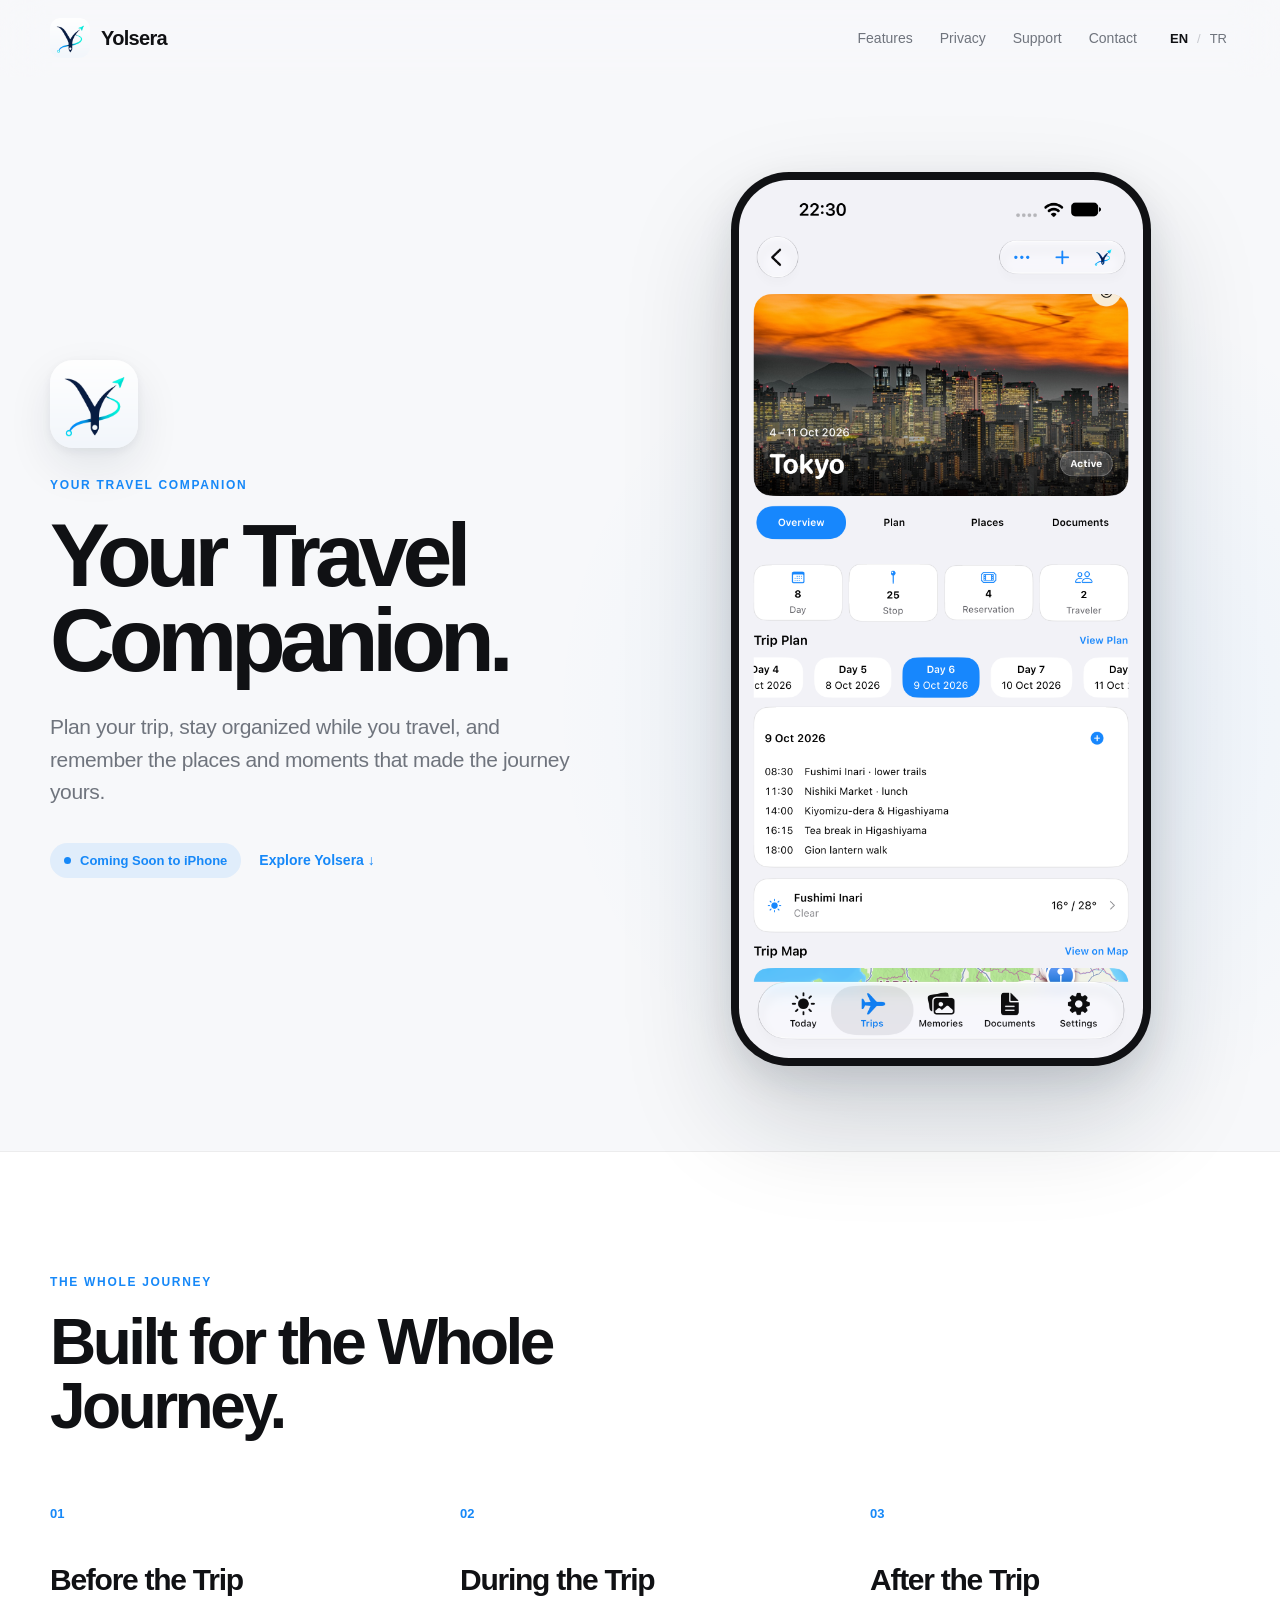
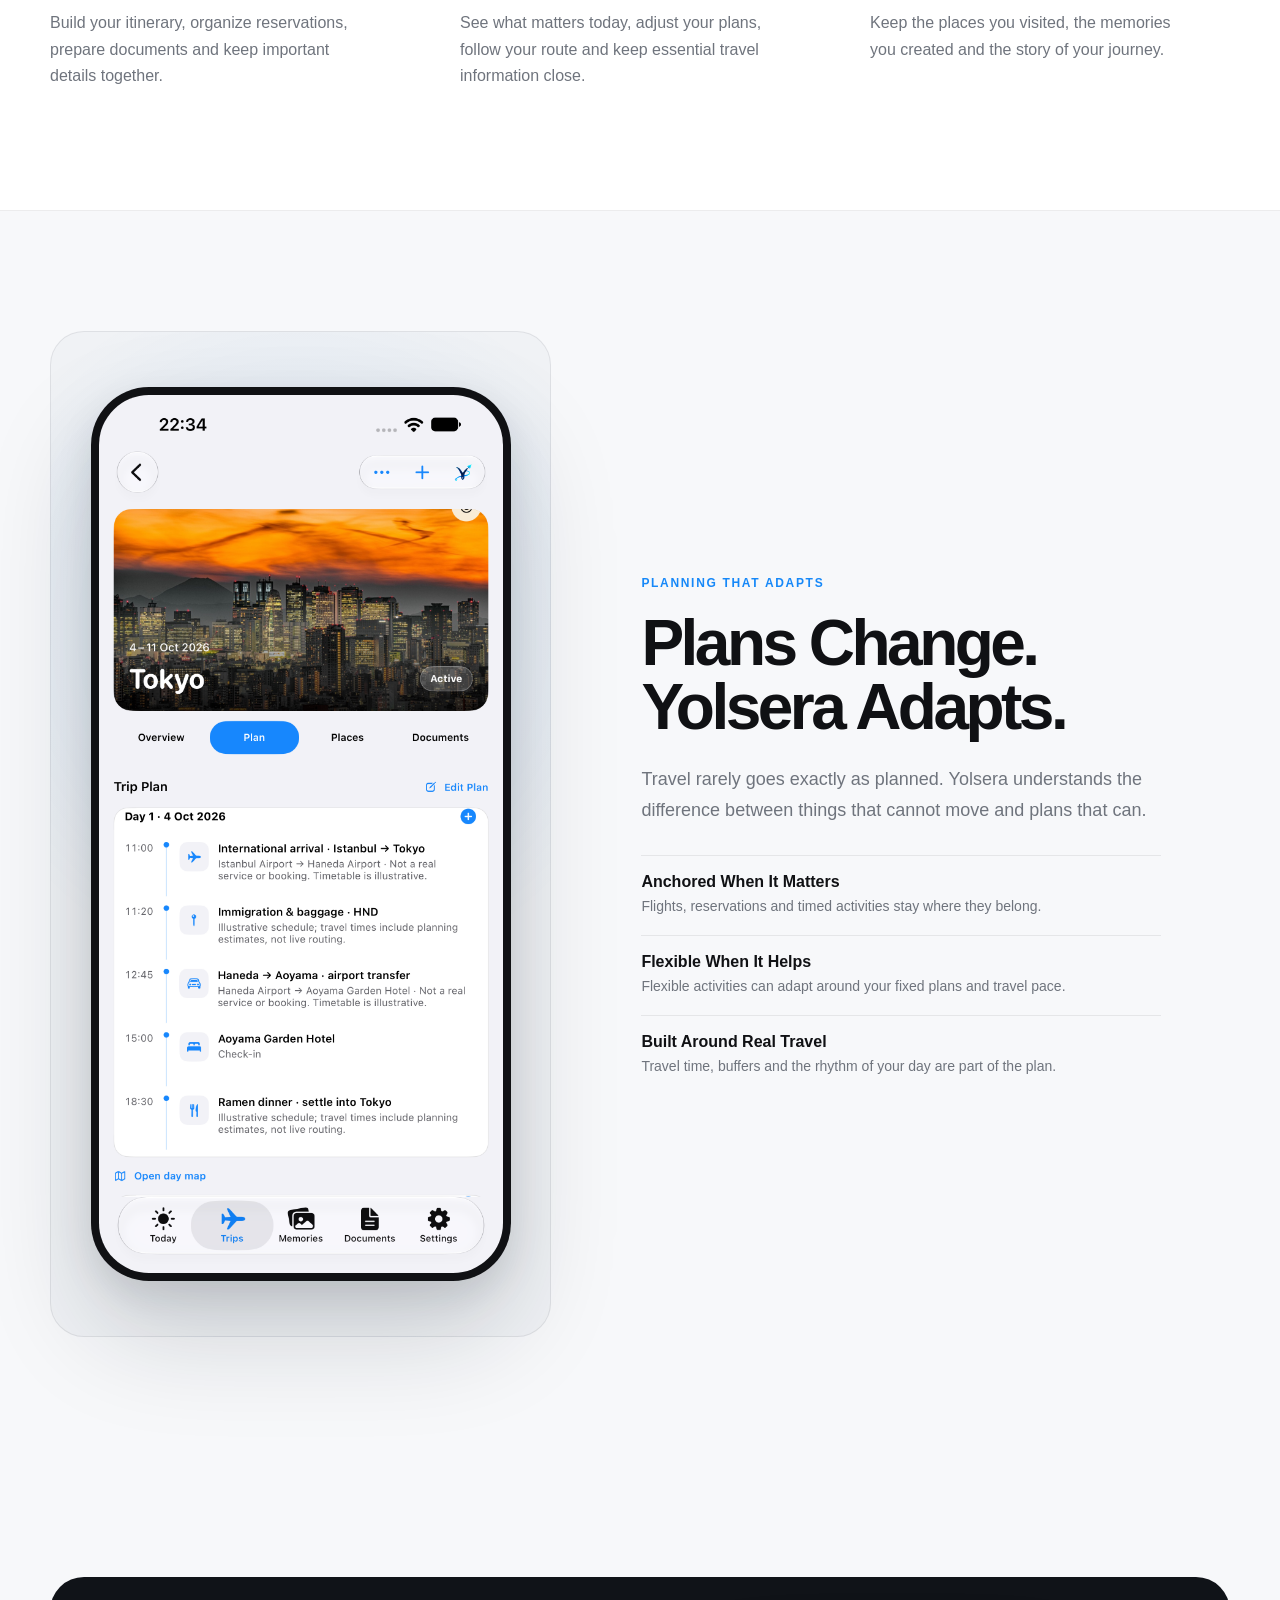
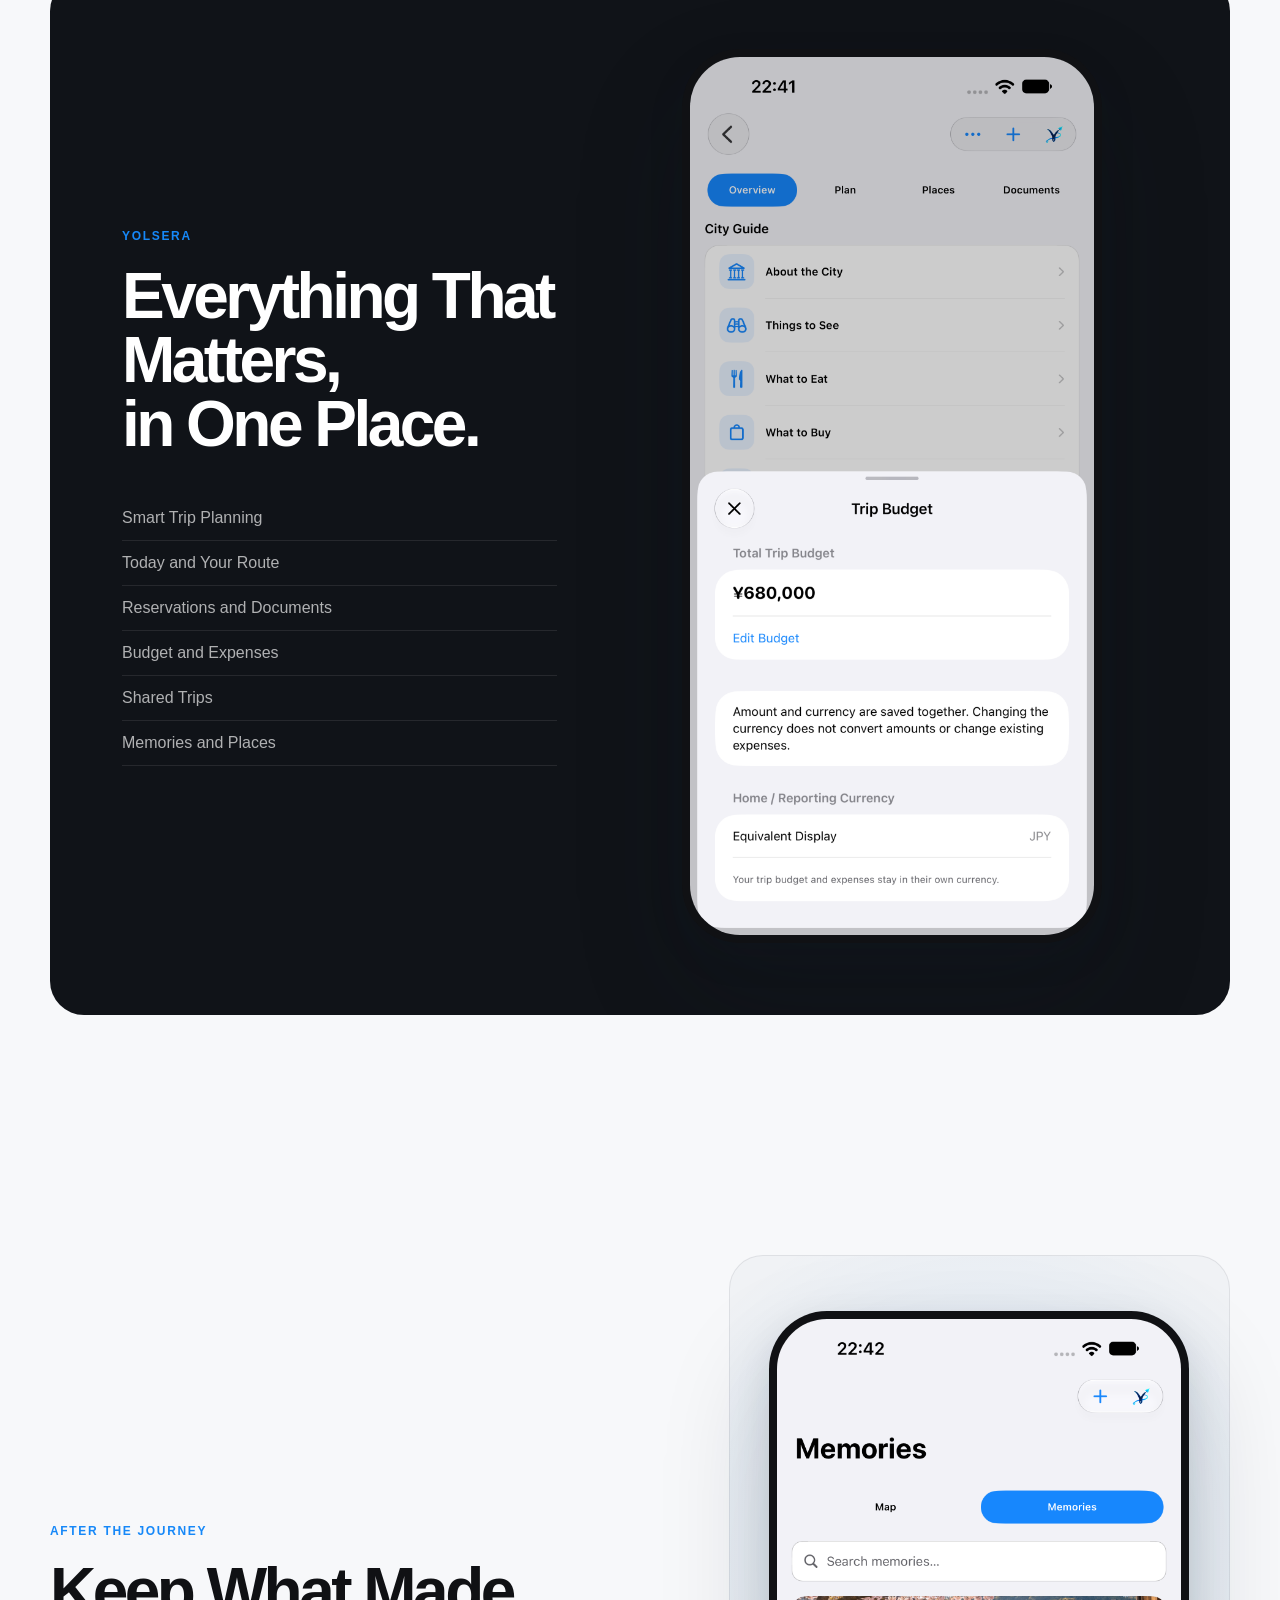
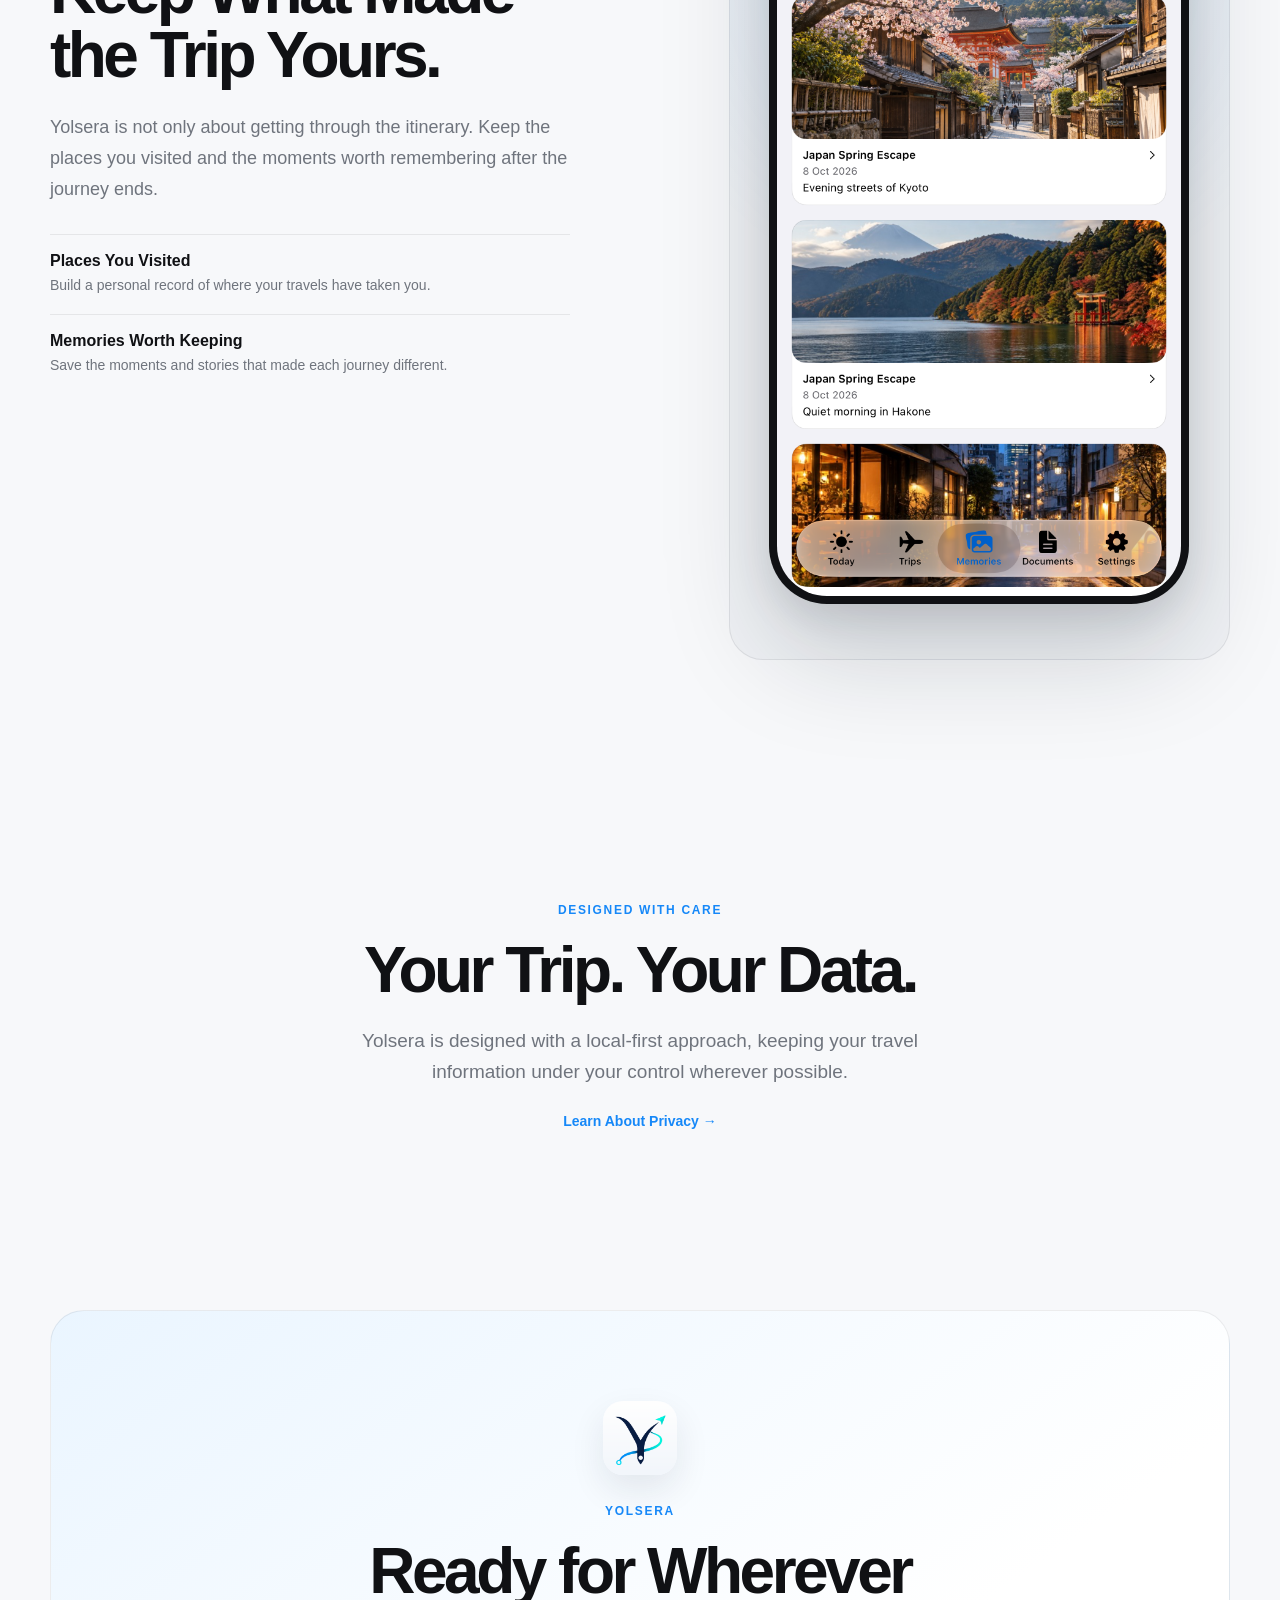
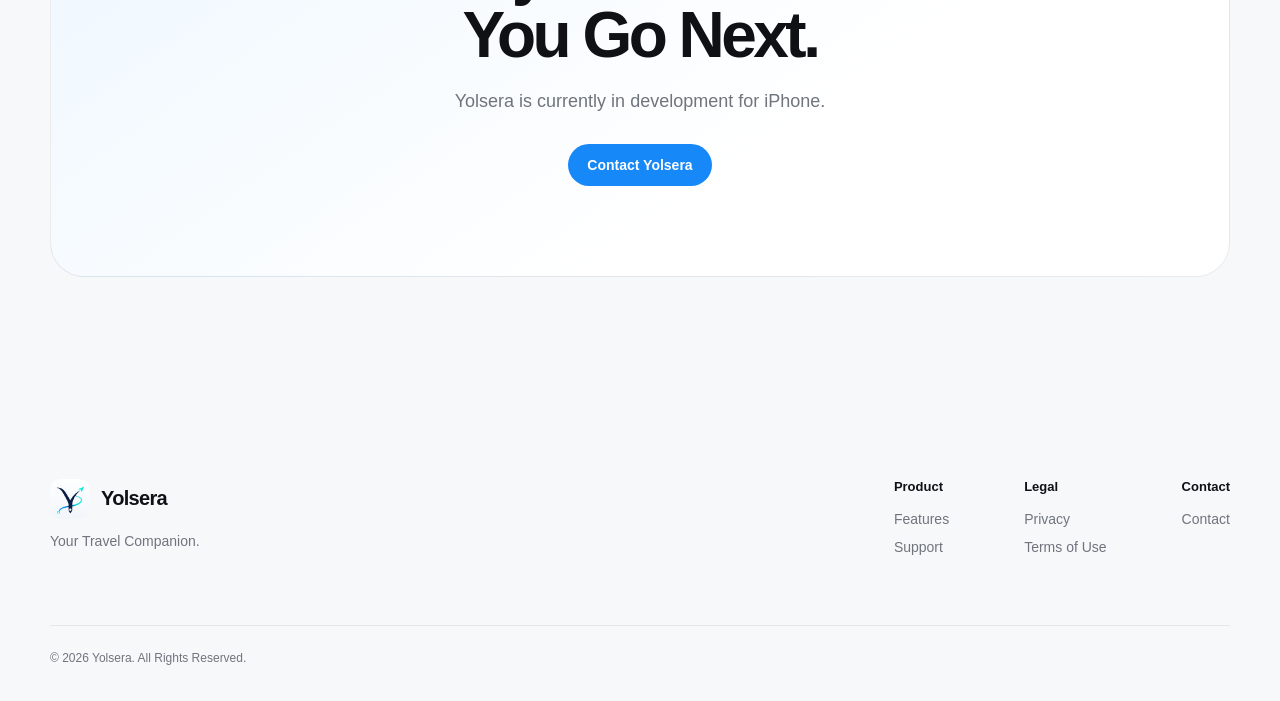
<file: index.html>
<!doctype html>
<html lang="en">
<head>
  <meta charset="utf-8" />
  <meta name="viewport" content="width=device-width, initial-scale=1" />

  <title>Yolsera — Your Travel Companion.</title>

  <meta
    name="description"
    content="Plan your trip, stay organized while you travel, and keep the places and moments that made the journey yours with Yolsera."
  />

  <meta name="theme-color" content="#0A84FF" />

  <meta property="og:title" content="Yolsera — Your Travel Companion." />
  <meta
    property="og:description"
    content="Plan, organize and experience your whole journey in one place."
  />
  <meta property="og:type" content="website" />
  <meta property="og:url" content="https://yolsera.com/" />

  <link rel="canonical" href="https://yolsera.com/" />

  <link
    rel="icon"
    type="image/png"
    href="assets/yolsera-icon-light.png"
  />

  <link
    rel="apple-touch-icon"
    href="assets/yolsera-icon-light.png"
  />

  <link rel="stylesheet" href="styles.css" />

  <style>
    [hidden] {
      display: none !important;
    }

    /* HOME-SPECIFIC COMPONENTS */

    .home-status {
      display: inline-flex;
      align-items: center;
      gap: 9px;

      width: max-content;

      padding: 10px 14px;

      color: var(--blue);

      background: var(--blue-soft);

      border-radius: 999px;

      font-size: 13px;
      font-weight: 650;
    }

    .home-status-dot {
      width: 7px;
      height: 7px;

      background: var(--blue);

      border-radius: 50%;
    }

    .hero-secondary-link {
      color: var(--blue);

      font-size: 14px;
      font-weight: 650;
    }

    .hero-secondary-link:hover {
      color: var(--blue-dark);
    }


    /* REAL APP SCREENSHOTS */

    .marketing-device-shell {
      width: min(100%, 420px);

      padding: 8px;

      background: #101114;

      border-radius: 58px;

      box-shadow:
        0 50px 110px rgba(15, 25, 40, 0.18),
        0 14px 36px rgba(15, 25, 40, 0.10);
    }

    .marketing-shot {
      width: 100%;

      aspect-ratio: 1320 / 2868;

      overflow: hidden;

      background-color: #f4f5f7;

      background-image:
        var(--shot),
        url("assets/yolsera-icon-light.png");

      background-repeat:
        no-repeat,
        no-repeat;

      background-position:
        center,
        center;

      background-size:
        cover,
        92px 92px;

      border-radius: 50px;
    }

    .marketing-shot.dark-fallback {
      background-color: #111319;
    }


    /* SPLIT FEATURE SECTIONS */

    .feature-split {
      display: grid;

      grid-template-columns:
        minmax(0, 0.92fr)
        minmax(0, 1.08fr);

      align-items: center;

      gap: 90px;
    }

    .feature-split.reverse {
      grid-template-columns:
        minmax(0, 1.08fr)
        minmax(0, 0.92fr);
    }

    .feature-split-copy {
      max-width: 520px;
    }

    .feature-split-copy h2 {
      margin-bottom: 25px;

      font-size:
        clamp(42px, 5vw, 66px);

      line-height: 1;

      letter-spacing: -0.055em;
    }

    .feature-split-copy p {
      margin-bottom: 24px;

      color: var(--muted);

      font-size: 18px;

      line-height: 1.7;
    }

    .feature-points {
      display: flex;
      flex-direction: column;

      margin-top: 30px;
    }

    .feature-point {
      padding: 17px 0;

      border-top:
        1px solid var(--line);
    }

    .feature-point strong {
      display: block;

      margin-bottom: 5px;

      font-size: 16px;
    }

    .feature-point span {
      color: var(--muted);

      font-size: 14px;

      line-height: 1.55;
    }


    /* SCREENSHOT PRESENTATION */

    .screenshot-stage {
      display: flex;

      align-items: center;
      justify-content: center;

      min-height: 690px;

      padding:
        55px 30px;

      background:
        radial-gradient(
          circle at 50% 30%,
          rgba(22, 136, 248, 0.11),
          transparent 48%
        ),
        #f0f2f5;

      border:
        1px solid var(--line);

      border-radius:
        var(--radius-large);
    }

    .screenshot-stage.compact {
      min-height: 610px;
    }


    /* FINAL CTA */

    .home-contact-link {
      display: inline-flex;

      align-items: center;
      justify-content: center;

      margin-top: 14px;

      padding:
        13px 19px;

      color: #ffffff;

      background: var(--blue);

      border-radius: 999px;

      font-size: 14px;
      font-weight: 650;

      transition:
        background 150ms ease,
        transform 150ms ease;
    }

    .home-contact-link:hover {
      background: var(--blue-dark);

      transform:
        translateY(-1px);
    }


    @media (max-width: 900px) {

      .feature-split,
      .feature-split.reverse {
        grid-template-columns: 1fr;

        gap: 55px;
      }

      .feature-split.reverse .feature-split-copy {
        order: 1;
      }

      .feature-split.reverse .screenshot-stage {
        order: 2;
      }

      .feature-split-copy {
        max-width: none;
      }

      .screenshot-stage {
        min-height: auto;

        padding:
          48px 25px;
      }

      .marketing-device-shell {
        width:
          min(82vw, 410px);
      }

    }


    @media (max-width: 580px) {

      .home-status {
        font-size: 12px;
      }

      .feature-split-copy h2 {
        font-size:
          clamp(38px, 12vw, 52px);
      }

      .feature-split-copy p {
        font-size: 16px;
      }

      .screenshot-stage {
        padding:
          28px 18px;

        border-radius: 26px;
      }

      .marketing-device-shell {
        width: 100%;

        max-width: 360px;

        border-radius: 48px;
      }

      .marketing-shot {
        border-radius: 41px;
      }

    }
  </style>
</head>

<body>

  <!-- HEADER -->
  <header class="site-header">

    <div class="container nav">

      <a class="brand" href="/">
        <picture>
          <source
            srcset="assets/yolsera-icon-dark.png"
            media="(prefers-color-scheme: dark)"
          />

          <img
            class="brand-logo"
            src="assets/yolsera-icon-light.png"
            alt="Yolsera"
          />
        </picture>

        <span>Yolsera</span>
      </a>


      <div class="nav-right">

        <nav class="desktop-nav">

          <a
            href="#features"
            data-i18n="navFeatures"
          >
            Features
          </a>

          <a
            href="/privacy/"
            data-i18n="navPrivacy"
          >
            Privacy
          </a>

          <a
            href="/support/"
            data-i18n="navSupport"
          >
            Support
          </a>

          <a
            href="/contact/"
            data-i18n="navContact"
          >
            Contact
          </a>

        </nav>


        <div
          class="language-switch"
          aria-label="Language"
        >
          <button
            type="button"
            data-language="en"
          >
            EN
          </button>

          <span>/</span>

          <button
            type="button"
            data-language="tr"
          >
            TR
          </button>
        </div>

      </div>

    </div>

  </header>



  <main>

    <!-- HERO -->
    <section class="hero">

      <div class="container hero-grid">

        <div class="hero-copy">

          <picture>
            <source
              srcset="assets/yolsera-icon-dark.png"
              media="(prefers-color-scheme: dark)"
            />

            <img
              class="hero-app-icon"
              src="assets/yolsera-icon-light.png"
              alt="Yolsera"
            />
          </picture>


          <!-- ENGLISH -->
          <div data-lang-content="en">

            <div class="eyebrow">
              YOUR TRAVEL COMPANION
            </div>

            <h1>
              Your Travel<br />
              Companion.
            </h1>

            <p class="hero-text">
              Plan your trip, stay organized while you travel,
              and remember the places and moments that made
              the journey yours.
            </p>

          </div>


          <!-- TÜRKÇE -->
          <div
            data-lang-content="tr"
            hidden
          >

            <div class="eyebrow">
              SEYAHAT ARKADAŞINIZ
            </div>

            <h1>
              Seyahat<br />
              Arkadaşınız.
            </h1>

            <p class="hero-text">
              Seyahatinizi planlayın, yolculuk boyunca her şeyi
              düzenli tutun ve size özel yerleri ve anları saklayın.
            </p>

          </div>


          <div class="hero-actions">

            <div class="home-status">

              <span class="home-status-dot"></span>

              <span data-lang-content="en">
                Coming Soon to iPhone
              </span>

              <span
                data-lang-content="tr"
                hidden
              >
                Yakında iPhone'da
              </span>

            </div>


            <a
              class="hero-secondary-link"
              href="#features"
            >

              <span data-lang-content="en">
                Explore Yolsera ↓
              </span>

              <span
                data-lang-content="tr"
                hidden
              >
                Yolsera'yı Keşfedin ↓
              </span>

            </a>

          </div>

        </div>


        <!-- HERO SCREENSHOT -->
        <div class="hero-device">

          <div class="marketing-device-shell">

            <div
              class="marketing-shot"
              data-lang-content="en"
              role="img"
              aria-label="Yolsera trip overview screen in English"
              style="
                --shot:
                  url('assets/en/01-trip-overview.png');
              "
            ></div>

            <div
              class="marketing-shot"
              data-lang-content="tr"
              role="img"
              aria-label="Yolsera seyahat genel bakış ekranı"
              style="
                --shot:
                  url('assets/tr/01-trip-overview.png');
              "
              hidden
            ></div>

          </div>

        </div>

      </div>

    </section>



    <!-- WHOLE JOURNEY -->
    <section
      class="journey section"
      id="features"
    >

      <div class="container">

        <div
          class="section-heading"
          data-lang-content="en"
        >

          <span class="eyebrow">
            THE WHOLE JOURNEY
          </span>

          <h2>
            Built for the Whole Journey.
          </h2>

        </div>


        <div
          class="section-heading"
          data-lang-content="tr"
          hidden
        >

          <span class="eyebrow">
            TÜM SEYAHAT
          </span>

          <h2>
            Tüm Seyahat İçin Tasarlandı.
          </h2>

        </div>


        <div class="journey-grid">

          <article>

            <div class="feature-number">
              01
            </div>

            <div data-lang-content="en">

              <h3>
                Before the Trip
              </h3>

              <p>
                Build your itinerary, organize reservations,
                prepare documents and keep important details
                together.
              </p>

            </div>


            <div
              data-lang-content="tr"
              hidden
            >

              <h3>
                Seyahat Öncesi
              </h3>

              <p>
                Programınızı oluşturun, rezervasyonlarınızı
                düzenleyin, belgelerinizi hazırlayın ve önemli
                bilgileri tek yerde tutun.
              </p>

            </div>

          </article>


          <article>

            <div class="feature-number">
              02
            </div>

            <div data-lang-content="en">

              <h3>
                During the Trip
              </h3>

              <p>
                See what matters today, adjust your plans,
                follow your route and keep essential travel
                information close.
              </p>

            </div>


            <div
              data-lang-content="tr"
              hidden
            >

              <h3>
                Seyahat Sırasında
              </h3>

              <p>
                Bugün ne yapacağınızı görün, planınızı
                gerektiğinde değiştirin, rotanızı takip edin
                ve önemli seyahat bilgilerinize kolayca ulaşın.
              </p>

            </div>

          </article>


          <article>

            <div class="feature-number">
              03
            </div>

            <div data-lang-content="en">

              <h3>
                After the Trip
              </h3>

              <p>
                Keep the places you visited, the memories you
                created and the story of your journey.
              </p>

            </div>


            <div
              data-lang-content="tr"
              hidden
            >

              <h3>
                Seyahat Sonrası
              </h3>

              <p>
                Ziyaret ettiğiniz yerleri, oluşturduğunuz
                anıları ve seyahatinizin hikâyesini saklayın.
              </p>

            </div>

          </article>

        </div>

      </div>

    </section>



    <!-- ADAPTIVE PLANNING -->
    <section class="section">

      <div class="container feature-split">

        <div class="screenshot-stage">

          <div class="marketing-device-shell">

            <div
              class="marketing-shot"
              data-lang-content="en"
              role="img"
              aria-label="Yolsera itinerary screen in English"
              style="
                --shot:
                  url('assets/en/03-itinerary.png');
              "
            ></div>

            <div
              class="marketing-shot"
              data-lang-content="tr"
              role="img"
              aria-label="Yolsera seyahat planı ekranı"
              style="
                --shot:
                  url('assets/tr/03-itinerary.png');
              "
              hidden
            ></div>

          </div>

        </div>


        <div class="feature-split-copy">

          <!-- ENGLISH -->
          <div data-lang-content="en">

            <span class="eyebrow">
              PLANNING THAT ADAPTS
            </span>

            <h2>
              Plans Change. Yolsera Adapts.
            </h2>

            <p>
              Travel rarely goes exactly as planned.
              Yolsera understands the difference between
              things that cannot move and plans that can.
            </p>

            <div class="feature-points">

              <div class="feature-point">
                <strong>
                  Anchored When It Matters
                </strong>

                <span>
                  Flights, reservations and timed activities
                  stay where they belong.
                </span>
              </div>

              <div class="feature-point">
                <strong>
                  Flexible When It Helps
                </strong>

                <span>
                  Flexible activities can adapt around your
                  fixed plans and travel pace.
                </span>
              </div>

              <div class="feature-point">
                <strong>
                  Built Around Real Travel
                </strong>

                <span>
                  Travel time, buffers and the rhythm of your
                  day are part of the plan.
                </span>
              </div>

            </div>

          </div>


          <!-- TÜRKÇE -->
          <div
            data-lang-content="tr"
            hidden
          >

            <span class="eyebrow">
              UYUM SAĞLAYAN PLANLAMA
            </span>

            <h2>
              Planlar Değişir. Yolsera Uyum Sağlar.
            </h2>

            <p>
              Seyahatler nadiren tamamen planlandığı gibi
              ilerler. Yolsera, değiştirilemeyen planlarla
              esnek planların farkını dikkate alır.
            </p>

            <div class="feature-points">

              <div class="feature-point">
                <strong>
                  Gerektiğinde Sabit
                </strong>

                <span>
                  Uçuşlar, rezervasyonlar ve saatli
                  aktiviteler olması gereken yerde kalır.
                </span>
              </div>

              <div class="feature-point">
                <strong>
                  Gerektiğinde Esnek
                </strong>

                <span>
                  Esnek aktiviteler sabit planlarınıza ve
                  seyahat temponuza göre uyum sağlayabilir.
                </span>
              </div>

              <div class="feature-point">
                <strong>
                  Gerçek Seyahate Göre Tasarlandı
                </strong>

                <span>
                  Ulaşım süreleri, zaman payları ve gününüzün
                  doğal akışı planın bir parçasıdır.
                </span>
              </div>

            </div>

          </div>

        </div>

      </div>

    </section>



    <!-- EVERYTHING -->
    <section class="product-preview section">

      <div class="container">

        <div class="product-shell">

          <div class="product-copy">

            <span class="eyebrow">
              YOLSERA
            </span>


            <div data-lang-content="en">

              <h2>
                Everything That Matters,<br />
                in One Place.
              </h2>

              <div class="feature-list">

                <span>
                  Smart Trip Planning
                </span>

                <span>
                  Today and Your Route
                </span>

                <span>
                  Reservations and Documents
                </span>

                <span>
                  Budget and Expenses
                </span>

                <span>
                  Shared Trips
                </span>

                <span>
                  Memories and Places
                </span>

              </div>

            </div>


            <div
              data-lang-content="tr"
              hidden
            >

              <h2>
                Önemli Olan Her Şey,<br />
                Tek Yerde.
              </h2>

              <div class="feature-list">

                <span>
                  Akıllı Seyahat Planlama
                </span>

                <span>
                  Bugün ve Rotanız
                </span>

                <span>
                  Rezervasyonlar ve Belgeler
                </span>

                <span>
                  Bütçe ve Harcamalar
                </span>

                <span>
                  Paylaşılan Seyahatler
                </span>

                <span>
                  Anılar ve Yerler
                </span>

              </div>

            </div>

          </div>


          <!-- BUDGET SCREENSHOT -->
          <div class="hero-device">

            <div class="marketing-device-shell">

              <div
                class="marketing-shot"
                data-lang-content="en"
                role="img"
                aria-label="Yolsera budget screen in English"
                style="
                  --shot:
                    url('assets/en/04-budget.png');
                "
              ></div>

              <div
                class="marketing-shot"
                data-lang-content="tr"
                role="img"
                aria-label="Yolsera bütçe ekranı"
                style="
                  --shot:
                    url('assets/tr/04-budget.png');
                "
                hidden
              ></div>

            </div>

          </div>

        </div>

      </div>

    </section>



    <!-- MEMORIES -->
    <section class="section">

      <div class="container feature-split reverse">

        <div class="feature-split-copy">

          <!-- ENGLISH -->
          <div data-lang-content="en">

            <span class="eyebrow">
              AFTER THE JOURNEY
            </span>

            <h2>
              Keep What Made the Trip Yours.
            </h2>

            <p>
              Yolsera is not only about getting through the
              itinerary. Keep the places you visited and the
              moments worth remembering after the journey ends.
            </p>

            <div class="feature-points">

              <div class="feature-point">
                <strong>
                  Places You Visited
                </strong>

                <span>
                  Build a personal record of where your travels
                  have taken you.
                </span>
              </div>

              <div class="feature-point">
                <strong>
                  Memories Worth Keeping
                </strong>

                <span>
                  Save the moments and stories that made each
                  journey different.
                </span>
              </div>

            </div>

          </div>


          <!-- TÜRKÇE -->
          <div
            data-lang-content="tr"
            hidden
          >

            <span class="eyebrow">
              SEYAHAT SONRASI
            </span>

            <h2>
              Seyahati Size Özel Yapanları Saklayın.
            </h2>

            <p>
              Yolsera yalnızca seyahat planınızı tamamlamak
              için değildir. Yolculuk sona erdiğinde ziyaret
              ettiğiniz yerleri ve hatırlamak istediğiniz
              anları saklayın.
            </p>

            <div class="feature-points">

              <div class="feature-point">
                <strong>
                  Ziyaret Ettiğiniz Yerler
                </strong>

                <span>
                  Seyahatlerinizin sizi götürdüğü yerlerden
                  kişisel bir kayıt oluşturun.
                </span>
              </div>

              <div class="feature-point">
                <strong>
                  Saklamak İstediğiniz Anılar
                </strong>

                <span>
                  Her yolculuğu farklı kılan anları ve
                  hikâyeleri saklayın.
                </span>
              </div>

            </div>

          </div>

        </div>


        <div class="screenshot-stage compact">

          <div class="marketing-device-shell">

            <div
              class="marketing-shot"
              data-lang-content="en"
              role="img"
              aria-label="Yolsera memories screen in English"
              style="
                --shot:
                  url('assets/en/07-memories-list.png');
              "
            ></div>

            <div
              class="marketing-shot"
              data-lang-content="tr"
              role="img"
              aria-label="Yolsera anılar ekranı"
              style="
                --shot:
                  url('assets/tr/07-memories-list.png');
              "
              hidden
            ></div>

          </div>

        </div>

      </div>

    </section>



    <!-- PRIVACY -->
    <section
      class="privacy section"
      id="privacy"
    >

      <div class="container privacy-inner">

        <div data-lang-content="en">

          <span class="eyebrow">
            DESIGNED WITH CARE
          </span>

          <h2>
            Your Trip. Your Data.
          </h2>

          <p>
            Yolsera is designed with a local-first approach,
            keeping your travel information under your control
            wherever possible.
          </p>

          <a
            class="text-link"
            href="/privacy/"
          >
            Learn About Privacy →
          </a>

        </div>


        <div
          data-lang-content="tr"
          hidden
        >

          <span class="eyebrow">
            ÖZENLE TASARLANDI
          </span>

          <h2>
            Seyahatiniz. Verileriniz.
          </h2>

          <p>
            Yolsera, seyahat bilgilerinizi mümkün olduğu ölçüde
            sizin kontrolünüzde tutan local-first bir yaklaşımla
            tasarlanmıştır.
          </p>

          <a
            class="text-link"
            href="/privacy/"
          >
            Gizlilik Hakkında Bilgi Alın →
          </a>

        </div>

      </div>

    </section>



    <!-- FINAL CTA -->
    <section class="final-cta section">

      <div class="container">

        <div class="cta-shell">

          <picture>
            <source
              srcset="assets/yolsera-icon-dark.png"
              media="(prefers-color-scheme: dark)"
            />

            <img
              class="cta-icon"
              src="assets/yolsera-icon-light.png"
              alt="Yolsera"
            />
          </picture>


          <span class="eyebrow">
            YOLSERA
          </span>


          <div data-lang-content="en">

            <h2>
              Ready for Wherever<br />
              You Go Next.
            </h2>

            <p>
              Yolsera is currently in development for iPhone.
            </p>

            <a
              class="home-contact-link"
              href="/contact/"
            >
              Contact Yolsera
            </a>

          </div>


          <div
            data-lang-content="tr"
            hidden
          >

            <h2>
              Sıradaki Yolculuğunuza<br />
              Hazır.
            </h2>

            <p>
              Yolsera şu anda iPhone için geliştirilmektedir.
            </p>

            <a
              class="home-contact-link"
              href="/contact/"
            >
              Yolsera ile İletişim
            </a>

          </div>

        </div>

      </div>

    </section>

  </main>



  <!-- FOOTER -->
  <footer>

    <div class="container footer-grid">

      <div>

        <a
          class="brand footer-brand"
          href="/"
        >

          <picture>
            <source
              srcset="assets/yolsera-icon-dark.png"
              media="(prefers-color-scheme: dark)"
            />

            <img
              class="brand-logo"
              src="assets/yolsera-icon-light.png"
              alt="Yolsera"
            />
          </picture>

          <span>
            Yolsera
          </span>

        </a>

        <p data-i18n="footerTagline">
          Your Travel Companion.
        </p>

      </div>


      <div class="footer-links">

        <div>

          <strong data-i18n="footerProduct">
            Product
          </strong>

          <a
            href="#features"
            data-i18n="navFeatures"
          >
            Features
          </a>

          <a
            href="/support/"
            data-i18n="navSupport"
          >
            Support
          </a>

        </div>


        <div>

          <strong data-i18n="footerLegal">
            Legal
          </strong>

          <a
            href="/privacy/"
            data-i18n="navPrivacy"
          >
            Privacy
          </a>

          <a
            href="/terms/"
            data-i18n="terms"
          >
            Terms of Use
          </a>

        </div>


        <div>

          <strong data-i18n="footerContact">
            Contact
          </strong>

          <a
            href="/contact/"
            data-i18n="navContact"
          >
            Contact
          </a>

        </div>

      </div>

    </div>


    <div class="container copyright">

      © 2026 Yolsera.

      <span data-i18n="rights">
        All Rights Reserved.
      </span>

    </div>

  </footer>


  <script src="script.js"></script>

</body>
</html>
</file>
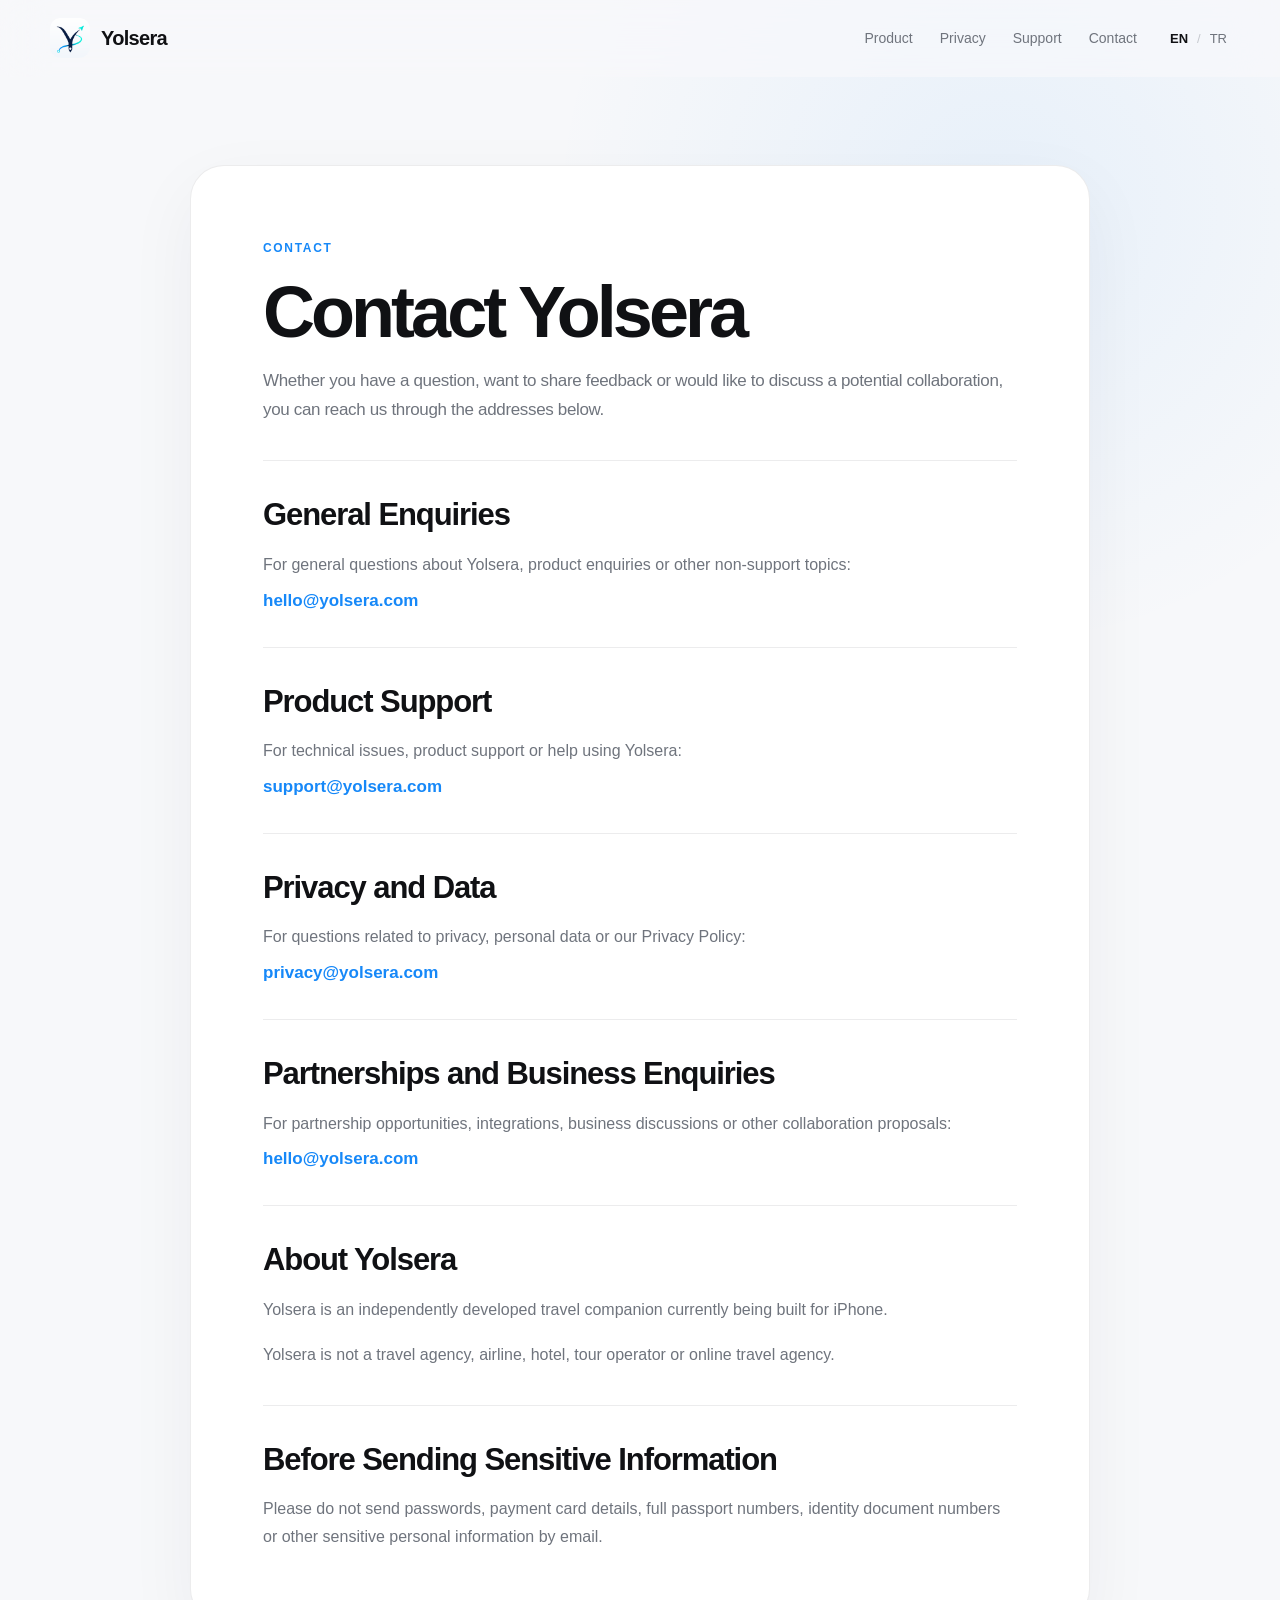
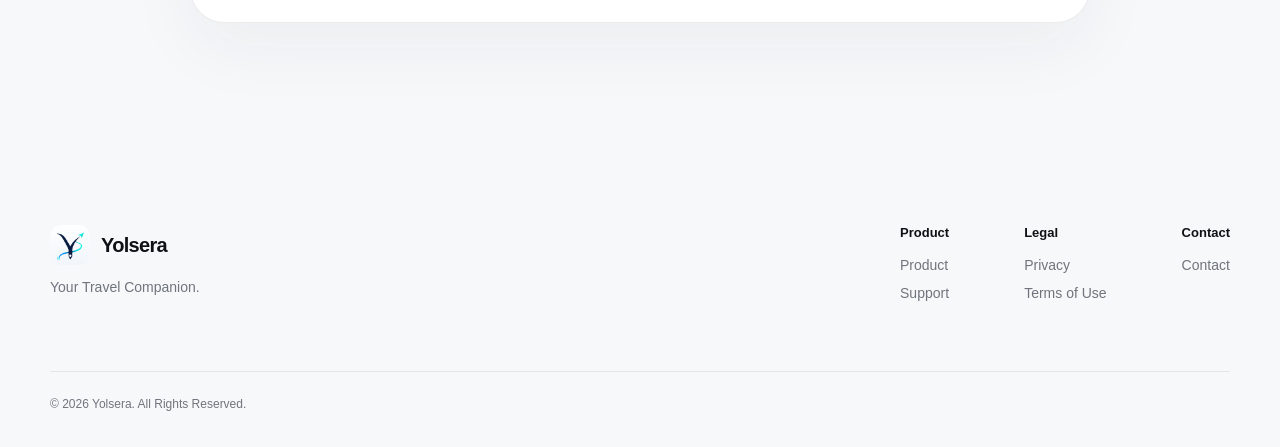
<file: contact/index.html>
<!doctype html>
<html lang="en">
<head>
  <meta charset="utf-8" />
  <meta name="viewport" content="width=device-width, initial-scale=1" />

  <title>Contact — Yolsera</title>

  <meta
    name="description"
    content="Contact Yolsera for product, support, privacy or partnership enquiries."
  />

  <meta name="theme-color" content="#0A84FF" />

  <link
    rel="icon"
    type="image/png"
    href="../assets/yolsera-icon-light.png"
  />

  <link
    rel="apple-touch-icon"
    href="../assets/yolsera-icon-light.png"
  />

  <link rel="stylesheet" href="../styles.css" />
</head>

<body>

  <header class="site-header">
    <div class="container nav">

      <a class="brand" href="/">
        <picture>
          <source
            srcset="../assets/yolsera-icon-dark.png"
            media="(prefers-color-scheme: dark)"
          />

          <img
            class="brand-logo"
            src="../assets/yolsera-icon-light.png"
            alt="Yolsera"
          />
        </picture>

        <span>Yolsera</span>
      </a>

      <div class="nav-right">

        <nav class="desktop-nav">
          <a href="/" data-i18n="navProduct">Product</a>
          <a href="/privacy/" data-i18n="navPrivacy">Privacy</a>
          <a href="/support/" data-i18n="navSupport">Support</a>
          <a href="/contact/" data-i18n="navContact">Contact</a>
        </nav>

        <div class="language-switch" aria-label="Language">
          <button type="button" data-language="en">EN</button>
          <span>/</span>
          <button type="button" data-language="tr">TR</button>
        </div>

      </div>
    </div>
  </header>


  <main class="legal-page">

    <div class="container legal-container">

      <!-- ENGLISH -->
      <article class="legal-shell" data-lang-content="en">

        <span class="eyebrow">CONTACT</span>

        <h1>Contact Yolsera</h1>

        <p class="legal-lead">
          Whether you have a question, want to share feedback or would like
          to discuss a potential collaboration, you can reach us through the
          addresses below.
        </p>


        <section class="legal-section">
          <h2>General Enquiries</h2>

          <p>
            For general questions about Yolsera, product enquiries or other
            non-support topics:
          </p>

          <a
            class="legal-email"
            href="mailto:hello@yolsera.com"
          >
            hello@yolsera.com
          </a>
        </section>


        <section class="legal-section">
          <h2>Product Support</h2>

          <p>
            For technical issues, product support or help using Yolsera:
          </p>

          <a
            class="legal-email"
            href="mailto:support@yolsera.com"
          >
            support@yolsera.com
          </a>
        </section>


        <section class="legal-section">
          <h2>Privacy and Data</h2>

          <p>
            For questions related to privacy, personal data or our Privacy
            Policy:
          </p>

          <a
            class="legal-email"
            href="mailto:privacy@yolsera.com"
          >
            privacy@yolsera.com
          </a>
        </section>


        <section class="legal-section">
          <h2>Partnerships and Business Enquiries</h2>

          <p>
            For partnership opportunities, integrations, business discussions
            or other collaboration proposals:
          </p>

          <a
            class="legal-email"
            href="mailto:hello@yolsera.com"
          >
            hello@yolsera.com
          </a>
        </section>


        <section class="legal-section">
          <h2>About Yolsera</h2>

          <p>
            Yolsera is an independently developed travel companion currently
            being built for iPhone.
          </p>

          <p>
            Yolsera is not a travel agency, airline, hotel, tour operator or
            online travel agency.
          </p>
        </section>


        <section class="legal-section">
          <h2>Before Sending Sensitive Information</h2>

          <p>
            Please do not send passwords, payment card details, full passport
            numbers, identity document numbers or other sensitive personal
            information by email.
          </p>
        </section>

      </article>


      <!-- TÜRKÇE -->
      <article class="legal-shell" data-lang-content="tr" hidden>

        <span class="eyebrow">İLETİŞİM</span>

        <h1>Yolsera ile İletişim</h1>

        <p class="legal-lead">
          Bir sorunuz varsa, geri bildirim paylaşmak istiyorsanız veya olası
          bir iş birliğini görüşmek istiyorsanız aşağıdaki adreslerden bize
          ulaşabilirsiniz.
        </p>


        <section class="legal-section">
          <h2>Genel Sorular</h2>

          <p>
            Yolsera hakkında genel sorular, ürünle ilgili konular veya destek
            dışındaki diğer konular için:
          </p>

          <a
            class="legal-email"
            href="mailto:hello@yolsera.com"
          >
            hello@yolsera.com
          </a>
        </section>


        <section class="legal-section">
          <h2>Ürün Desteği</h2>

          <p>
            Teknik sorunlar, ürün desteği veya Yolsera kullanımıyla ilgili
            yardım için:
          </p>

          <a
            class="legal-email"
            href="mailto:support@yolsera.com"
          >
            support@yolsera.com
          </a>
        </section>


        <section class="legal-section">
          <h2>Gizlilik ve Veriler</h2>

          <p>
            Gizlilik, kişisel veriler veya Gizlilik Politikamızla ilgili
            sorular için:
          </p>

          <a
            class="legal-email"
            href="mailto:privacy@yolsera.com"
          >
            privacy@yolsera.com
          </a>
        </section>


        <section class="legal-section">
          <h2>İş Birlikleri ve İş Geliştirme</h2>

          <p>
            İş birliği fırsatları, entegrasyonlar, iş geliştirme görüşmeleri
            veya diğer ortak çalışma önerileri için:
          </p>

          <a
            class="legal-email"
            href="mailto:hello@yolsera.com"
          >
            hello@yolsera.com
          </a>
        </section>


        <section class="legal-section">
          <h2>Yolsera Hakkında</h2>

          <p>
            Yolsera, şu anda iPhone için bağımsız olarak geliştirilmekte olan
            bir seyahat arkadaşıdır.
          </p>

          <p>
            Yolsera bir seyahat acentesi, havayolu, otel, tur operatörü veya
            çevrim içi seyahat acentesi değildir.
          </p>
        </section>


        <section class="legal-section">
          <h2>Hassas Bilgi Göndermeden Önce</h2>

          <p>
            Lütfen parola, ödeme kartı bilgisi, tam pasaport numarası, kimlik
            belge numarası veya diğer hassas kişisel bilgileri e-posta ile
            göndermeyin.
          </p>
        </section>

      </article>

    </div>

  </main>


  <footer>

    <div class="container footer-grid">

      <div>

        <a class="brand footer-brand" href="/">
          <picture>
            <source
              srcset="../assets/yolsera-icon-dark.png"
              media="(prefers-color-scheme: dark)"
            />

            <img
              class="brand-logo"
              src="../assets/yolsera-icon-light.png"
              alt="Yolsera"
            />
          </picture>

          <span>Yolsera</span>
        </a>

        <p data-i18n="footerTagline">
          Your Travel Companion.
        </p>

      </div>


      <div class="footer-links">

        <div>
          <strong data-i18n="footerProduct">
            Product
          </strong>

          <a href="/" data-i18n="navProduct">
            Product
          </a>

          <a href="/support/" data-i18n="navSupport">
            Support
          </a>
        </div>


        <div>
          <strong data-i18n="footerLegal">
            Legal
          </strong>

          <a href="/privacy/" data-i18n="navPrivacy">
            Privacy
          </a>

          <a href="/terms/" data-i18n="terms">
            Terms of Use
          </a>
        </div>


        <div>
          <strong data-i18n="footerContact">
            Contact
          </strong>

          <a href="/contact/" data-i18n="navContact">
            Contact
          </a>
        </div>

      </div>

    </div>


    <div class="container copyright">
      © 2026 Yolsera.

      <span data-i18n="rights">
        All Rights Reserved.
      </span>
    </div>

  </footer>


  <script src="../script.js"></script>

</body>
</html>
</file>
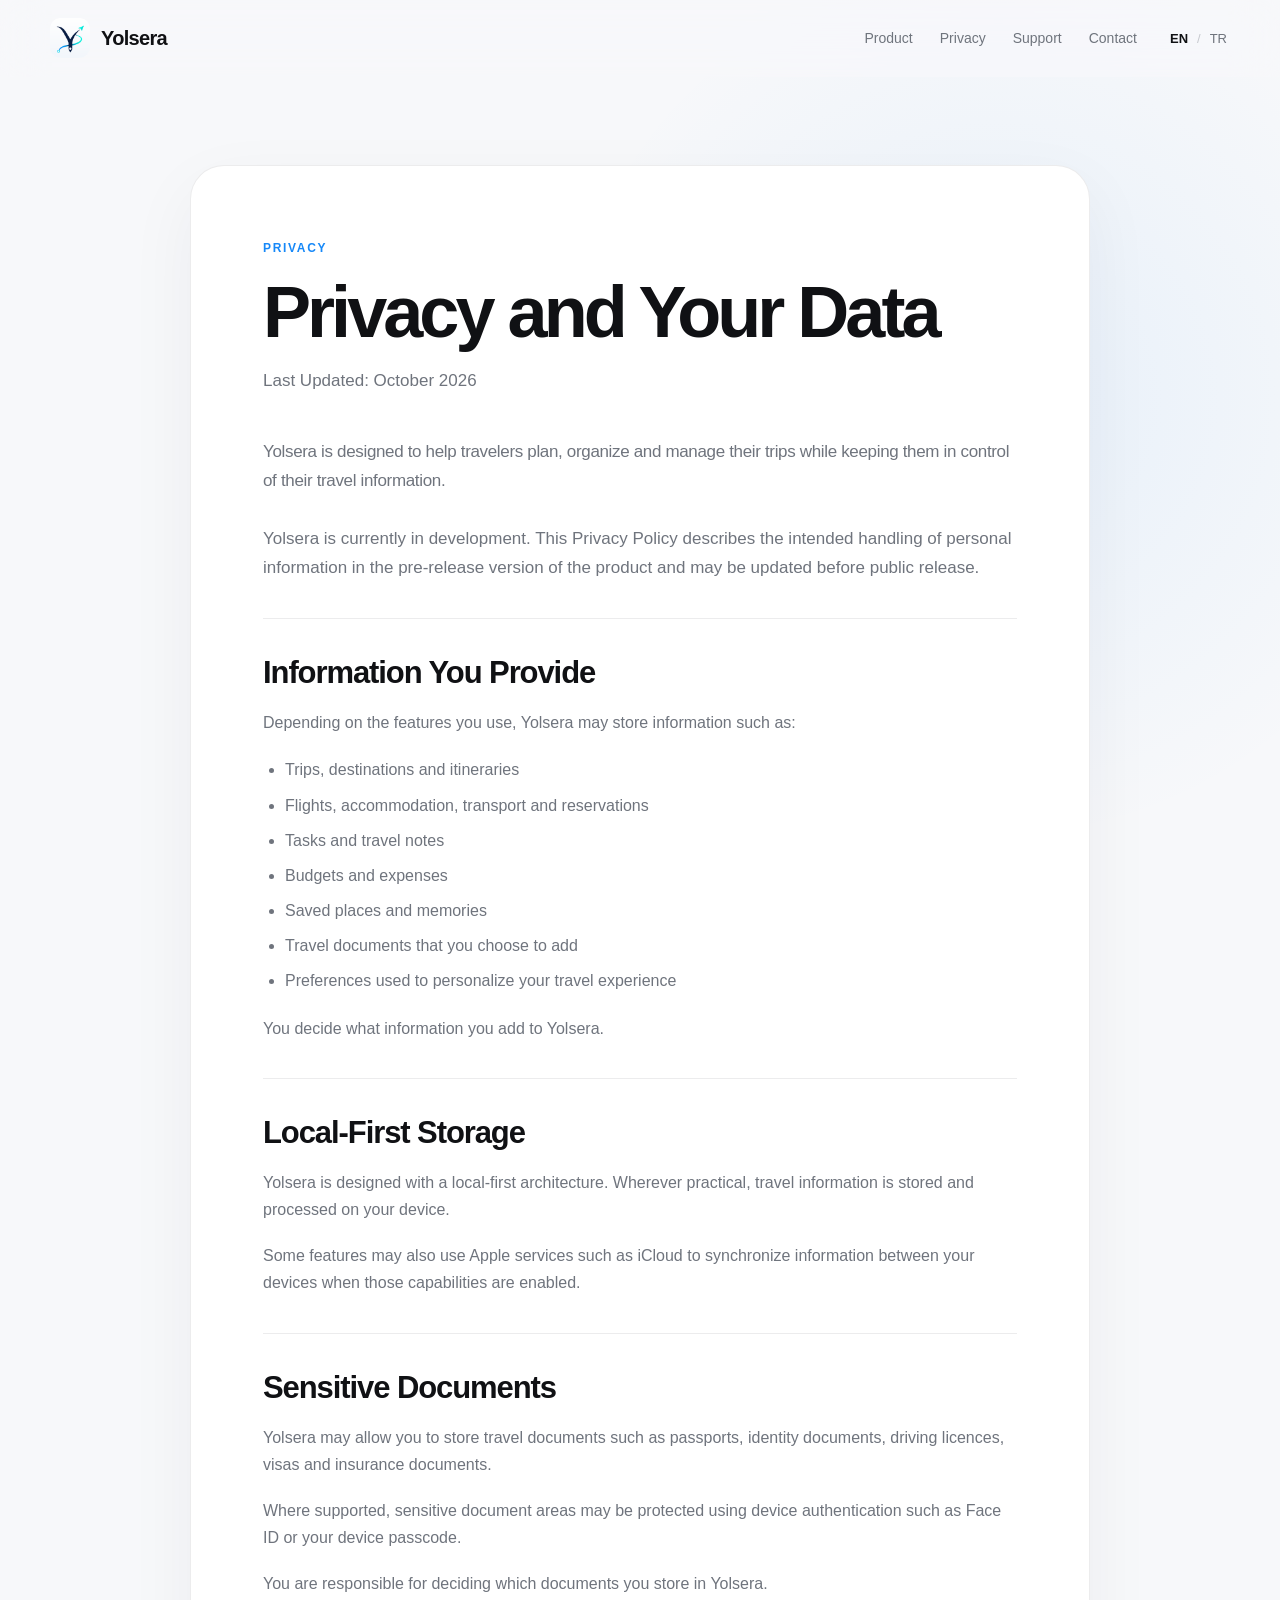
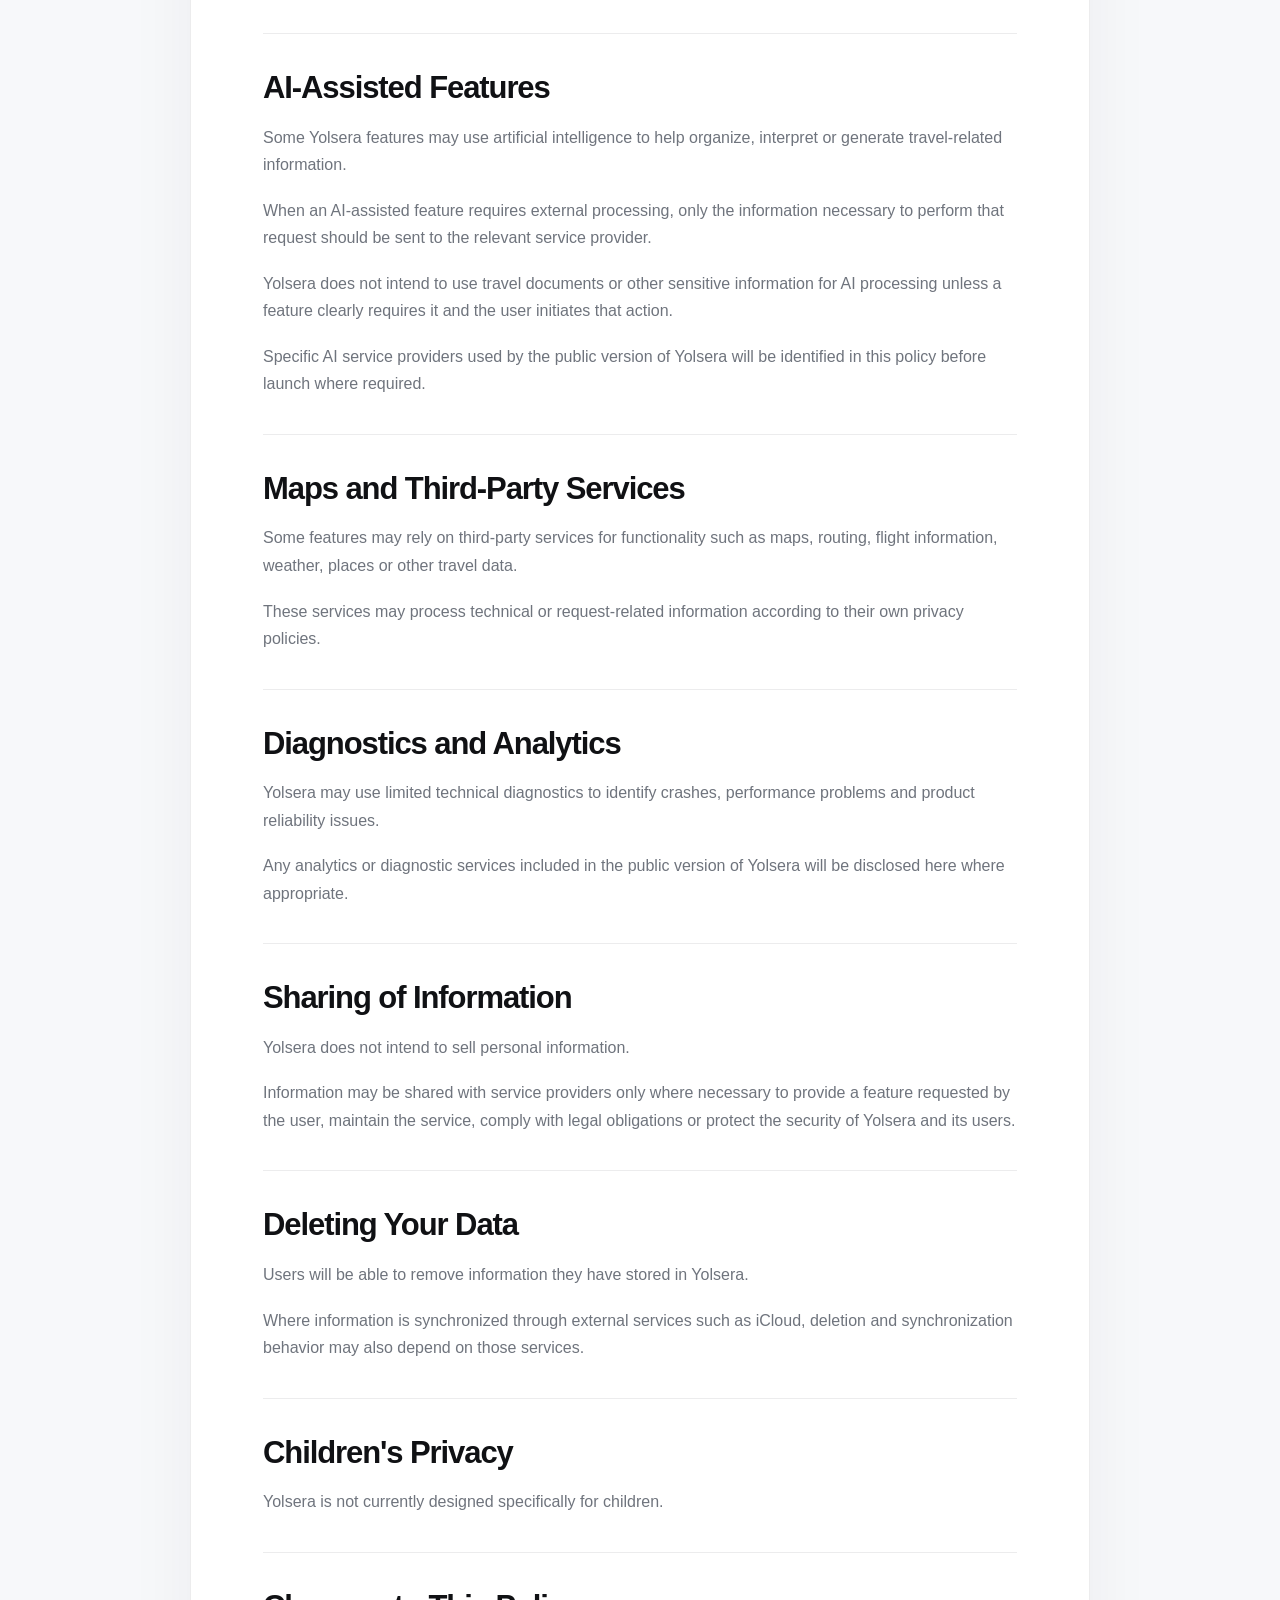
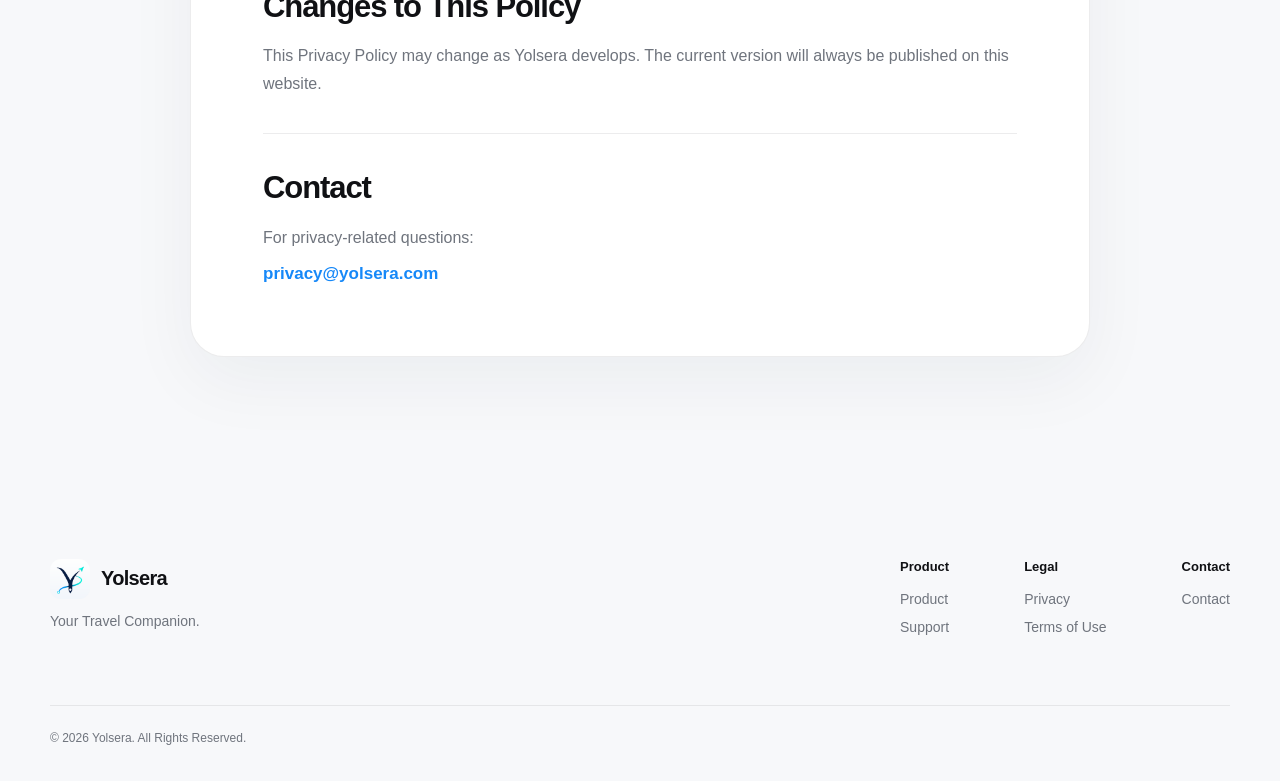
<file: privacy/index.html>
<!doctype html>
<html lang="en">
<head>
  <meta charset="utf-8" />
  <meta name="viewport" content="width=device-width, initial-scale=1" />

  <title>Privacy and Your Data — Yolsera</title>

  <meta
    name="description"
    content="Learn how Yolsera approaches privacy and handles travel information."
  />

  <meta name="theme-color" content="#0A84FF" />

  <link
    rel="icon"
    type="image/png"
    href="../assets/yolsera-icon-light.png"
  />

  <link
    rel="apple-touch-icon"
    href="../assets/yolsera-icon-light.png"
  />

  <link rel="stylesheet" href="../styles.css" />
</head>

<body>

  <header class="site-header">
    <div class="container nav">

      <a class="brand" href="/">
        <picture>
          <source
            srcset="../assets/yolsera-icon-dark.png"
            media="(prefers-color-scheme: dark)"
          />

          <img
            class="brand-logo"
            src="../assets/yolsera-icon-light.png"
            alt="Yolsera"
          />
        </picture>

        <span>Yolsera</span>
      </a>

      <div class="nav-right">

        <nav class="desktop-nav">
          <a href="/" data-i18n="navProduct">Product</a>
          <a href="/privacy/" data-i18n="navPrivacy">Privacy</a>
          <a href="/support/" data-i18n="navSupport">Support</a>
          <a href="/contact/" data-i18n="navContact">Contact</a>
        </nav>

        <div class="language-switch" aria-label="Language">
          <button type="button" data-language="en">EN</button>
          <span>/</span>
          <button type="button" data-language="tr">TR</button>
        </div>

      </div>
    </div>
  </header>


  <main class="legal-page">

    <div class="container legal-container">

      <!-- ENGLISH -->
      <article class="legal-shell" data-lang-content="en">

        <span class="eyebrow">PRIVACY</span>

        <h1>Privacy and Your Data</h1>

        <p class="legal-updated">
          Last Updated: October 2026
        </p>

        <p class="legal-lead">
          Yolsera is designed to help travelers plan, organize and manage
          their trips while keeping them in control of their travel information.
        </p>

        <p>
          Yolsera is currently in development. This Privacy Policy describes
          the intended handling of personal information in the pre-release
          version of the product and may be updated before public release.
        </p>


        <section class="legal-section">
          <h2>Information You Provide</h2>

          <p>
            Depending on the features you use, Yolsera may store information
            such as:
          </p>

          <ul>
            <li>Trips, destinations and itineraries</li>
            <li>Flights, accommodation, transport and reservations</li>
            <li>Tasks and travel notes</li>
            <li>Budgets and expenses</li>
            <li>Saved places and memories</li>
            <li>Travel documents that you choose to add</li>
            <li>Preferences used to personalize your travel experience</li>
          </ul>

          <p>
            You decide what information you add to Yolsera.
          </p>
        </section>


        <section class="legal-section">
          <h2>Local-First Storage</h2>

          <p>
            Yolsera is designed with a local-first architecture. Wherever
            practical, travel information is stored and processed on your
            device.
          </p>

          <p>
            Some features may also use Apple services such as iCloud to
            synchronize information between your devices when those
            capabilities are enabled.
          </p>
        </section>


        <section class="legal-section">
          <h2>Sensitive Documents</h2>

          <p>
            Yolsera may allow you to store travel documents such as passports,
            identity documents, driving licences, visas and insurance
            documents.
          </p>

          <p>
            Where supported, sensitive document areas may be protected using
            device authentication such as Face ID or your device passcode.
          </p>

          <p>
            You are responsible for deciding which documents you store in
            Yolsera.
          </p>
        </section>


        <section class="legal-section">
          <h2>AI-Assisted Features</h2>

          <p>
            Some Yolsera features may use artificial intelligence to help
            organize, interpret or generate travel-related information.
          </p>

          <p>
            When an AI-assisted feature requires external processing, only the
            information necessary to perform that request should be sent to the
            relevant service provider.
          </p>

          <p>
            Yolsera does not intend to use travel documents or other sensitive
            information for AI processing unless a feature clearly requires it
            and the user initiates that action.
          </p>

          <p>
            Specific AI service providers used by the public version of Yolsera
            will be identified in this policy before launch where required.
          </p>
        </section>


        <section class="legal-section">
          <h2>Maps and Third-Party Services</h2>

          <p>
            Some features may rely on third-party services for functionality
            such as maps, routing, flight information, weather, places or
            other travel data.
          </p>

          <p>
            These services may process technical or request-related information
            according to their own privacy policies.
          </p>
        </section>


        <section class="legal-section">
          <h2>Diagnostics and Analytics</h2>

          <p>
            Yolsera may use limited technical diagnostics to identify crashes,
            performance problems and product reliability issues.
          </p>

          <p>
            Any analytics or diagnostic services included in the public version
            of Yolsera will be disclosed here where appropriate.
          </p>
        </section>


        <section class="legal-section">
          <h2>Sharing of Information</h2>

          <p>
            Yolsera does not intend to sell personal information.
          </p>

          <p>
            Information may be shared with service providers only where
            necessary to provide a feature requested by the user, maintain the
            service, comply with legal obligations or protect the security of
            Yolsera and its users.
          </p>
        </section>


        <section class="legal-section">
          <h2>Deleting Your Data</h2>

          <p>
            Users will be able to remove information they have stored in
            Yolsera.
          </p>

          <p>
            Where information is synchronized through external services such
            as iCloud, deletion and synchronization behavior may also depend
            on those services.
          </p>
        </section>


        <section class="legal-section">
          <h2>Children's Privacy</h2>

          <p>
            Yolsera is not currently designed specifically for children.
          </p>
        </section>


        <section class="legal-section">
          <h2>Changes to This Policy</h2>

          <p>
            This Privacy Policy may change as Yolsera develops. The current
            version will always be published on this website.
          </p>
        </section>


        <section class="legal-section">
          <h2>Contact</h2>

          <p>
            For privacy-related questions:
          </p>

          <a
            class="legal-email"
            href="mailto:privacy@yolsera.com"
          >
            privacy@yolsera.com
          </a>
        </section>

      </article>


      <!-- TÜRKÇE -->
      <article class="legal-shell" data-lang-content="tr" hidden>

        <span class="eyebrow">GİZLİLİK</span>

        <h1>Gizlilik ve Verileriniz</h1>

        <p class="legal-updated">
          Son Güncelleme: Ekim 2026
        </p>

        <p class="legal-lead">
          Yolsera, gezginlerin seyahatlerini planlamalarına,
          düzenlemelerine ve yönetmelerine yardımcı olurken seyahat
          bilgilerinin kontrolünü kullanıcıda tutacak şekilde tasarlanmaktadır.
        </p>

        <p>
          Yolsera şu anda geliştirme aşamasındadır. Bu Gizlilik Politikası,
          ürünün yayın öncesi sürümünde kişisel bilgilerin nasıl ele alınmasının
          amaçlandığını açıklar ve genel kullanıma sunulmadan önce
          güncellenebilir.
        </p>


        <section class="legal-section">
          <h2>Sağladığınız Bilgiler</h2>

          <p>
            Kullandığınız özelliklere bağlı olarak Yolsera aşağıdaki bilgileri
            saklayabilir:
          </p>

          <ul>
            <li>Seyahatler, destinasyonlar ve seyahat planları</li>
            <li>Uçuşlar, konaklamalar, ulaşım ve rezervasyonlar</li>
            <li>Görevler ve seyahat notları</li>
            <li>Bütçeler ve harcamalar</li>
            <li>Kaydedilen yerler ve anılar</li>
            <li>Eklemeyi tercih ettiğiniz seyahat belgeleri</li>
            <li>Seyahat deneyiminizi kişiselleştirmek için kullanılan tercihler</li>
          </ul>

          <p>
            Yolsera'ya hangi bilgileri ekleyeceğinize siz karar verirsiniz.
          </p>
        </section>


        <section class="legal-section">
          <h2>Local-First Veri Saklama</h2>

          <p>
            Yolsera local-first bir mimari ile tasarlanmaktadır. Mümkün olduğu
            ölçüde seyahat bilgileri cihazınızda saklanır ve işlenir.
          </p>

          <p>
            Bazı özellikler, etkinleştirildiğinde cihazlarınız arasında bilgi
            senkronizasyonu sağlamak için iCloud gibi Apple hizmetlerini
            kullanabilir.
          </p>
        </section>


        <section class="legal-section">
          <h2>Hassas Belgeler</h2>

          <p>
            Yolsera; pasaport, kimlik, sürücü belgesi, vize ve seyahat
            sigortası gibi belgeleri saklamanıza imkân sağlayabilir.
          </p>

          <p>
            Desteklenen alanlarda hassas belgeler Face ID veya cihaz parolası
            gibi cihaz kimlik doğrulama yöntemleriyle korunabilir.
          </p>

          <p>
            Yolsera'da hangi belgeleri saklayacağınıza siz karar verirsiniz.
          </p>
        </section>


        <section class="legal-section">
          <h2>Yapay Zekâ Destekli Özellikler</h2>

          <p>
            Bazı Yolsera özellikleri, seyahat bilgilerini düzenlemek,
            yorumlamak veya oluşturmak amacıyla yapay zekâ kullanabilir.
          </p>

          <p>
            Bir yapay zekâ özelliği harici işlem gerektiriyorsa yalnızca ilgili
            işlemi gerçekleştirmek için gerekli bilgilerin ilgili hizmet
            sağlayıcısına gönderilmesi hedeflenir.
          </p>

          <p>
            Yolsera, bir özellik açıkça gerektirmediği ve kullanıcı tarafından
            başlatılmadığı sürece seyahat belgelerini veya diğer hassas
            bilgileri yapay zekâ işlemleri için kullanmayı amaçlamaz.
          </p>

          <p>
            Yolsera'nın genel kullanıma sunulan sürümünde kullanılan belirli
            yapay zekâ hizmet sağlayıcıları, gerekli olduğu ölçüde ürün
            yayınlanmadan önce bu politikada belirtilecektir.
          </p>
        </section>


        <section class="legal-section">
          <h2>Haritalar ve Üçüncü Taraf Hizmetleri</h2>

          <p>
            Bazı özellikler; haritalar, rota oluşturma, uçuş bilgileri, hava
            durumu, yer bilgileri veya diğer seyahat verileri için üçüncü taraf
            hizmetlerden yararlanabilir.
          </p>

          <p>
            Bu hizmetler kendi gizlilik politikalarına göre teknik veya talep
            ile ilgili bilgileri işleyebilir.
          </p>
        </section>


        <section class="legal-section">
          <h2>Tanılama ve Analitik</h2>

          <p>
            Yolsera; çökme, performans ve ürün güvenilirliği sorunlarını
            belirlemek amacıyla sınırlı teknik tanılama bilgileri kullanabilir.
          </p>

          <p>
            Genel kullanıma sunulan sürümde kullanılan analitik veya tanılama
            servisleri gerekli olduğu ölçüde burada belirtilecektir.
          </p>
        </section>


        <section class="legal-section">
          <h2>Bilgilerin Paylaşılması</h2>

          <p>
            Yolsera kişisel bilgileri satmayı amaçlamaz.
          </p>

          <p>
            Bilgiler yalnızca kullanıcının talep ettiği bir özelliğin
            sağlanması, hizmetin işletilmesi, hukuki yükümlülüklerin yerine
            getirilmesi veya Yolsera ve kullanıcılarının güvenliğinin
            korunması için gerekli olduğunda hizmet sağlayıcılarla
            paylaşılabilir.
          </p>
        </section>


        <section class="legal-section">
          <h2>Verilerinizin Silinmesi</h2>

          <p>
            Kullanıcılar Yolsera'da sakladıkları bilgileri silebilecektir.
          </p>

          <p>
            Bilgilerin iCloud gibi harici hizmetler üzerinden senkronize
            edilmesi halinde silme ve senkronizasyon davranışı ilgili
            hizmetlere de bağlı olabilir.
          </p>
        </section>


        <section class="legal-section">
          <h2>Çocukların Gizliliği</h2>

          <p>
            Yolsera şu anda özellikle çocuklara yönelik olarak
            tasarlanmamaktadır.
          </p>
        </section>


        <section class="legal-section">
          <h2>Bu Politikadaki Değişiklikler</h2>

          <p>
            Yolsera geliştikçe bu Gizlilik Politikası güncellenebilir.
            Güncel sürüm her zaman bu web sitesinde yayımlanacaktır.
          </p>
        </section>


        <section class="legal-section">
          <h2>İletişim</h2>

          <p>
            Gizlilik ile ilgili sorular için:
          </p>

          <a
            class="legal-email"
            href="mailto:privacy@yolsera.com"
          >
            privacy@yolsera.com
          </a>
        </section>

      </article>

    </div>

  </main>


  <footer>

    <div class="container footer-grid">

      <div>
        <a class="brand footer-brand" href="/">
          <picture>
            <source
              srcset="../assets/yolsera-icon-dark.png"
              media="(prefers-color-scheme: dark)"
            />

            <img
              class="brand-logo"
              src="../assets/yolsera-icon-light.png"
              alt="Yolsera"
            />
          </picture>

          <span>Yolsera</span>
        </a>

        <p data-i18n="footerTagline">
          Your Travel Companion.
        </p>
      </div>


      <div class="footer-links">

        <div>
          <strong data-i18n="footerProduct">Product</strong>

          <a href="/" data-i18n="navProduct">
            Product
          </a>

          <a href="/support/" data-i18n="navSupport">
            Support
          </a>
        </div>


        <div>
          <strong data-i18n="footerLegal">Legal</strong>

          <a href="/privacy/" data-i18n="navPrivacy">
            Privacy
          </a>

          <a href="/terms/" data-i18n="terms">
            Terms of Use
          </a>
        </div>


        <div>
          <strong data-i18n="footerContact">Contact</strong>

          <a href="/contact/" data-i18n="navContact">
            Contact
          </a>
        </div>

      </div>

    </div>


    <div class="container copyright">
      © 2026 Yolsera.
      <span data-i18n="rights">
        All rights reserved.
      </span>
    </div>

  </footer>


  <script src="../script.js"></script>

</body>
</html>
</file>
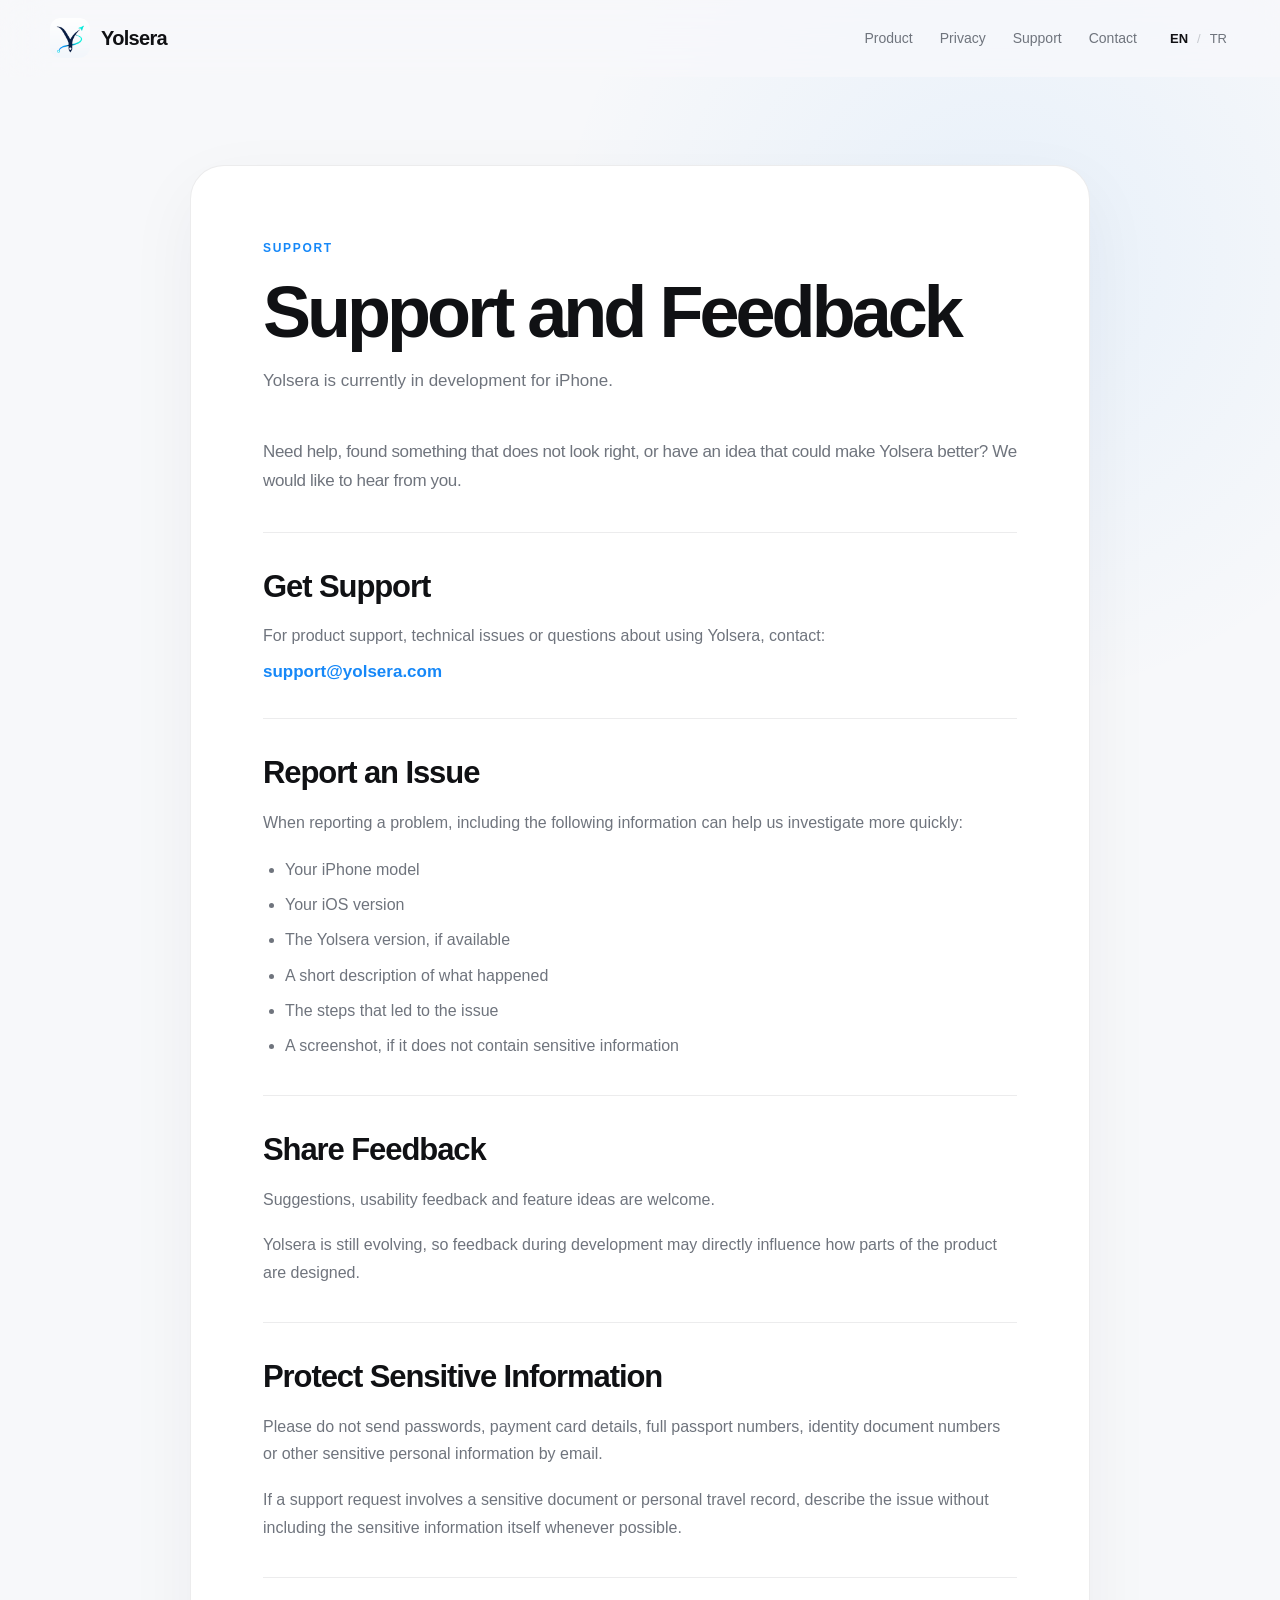
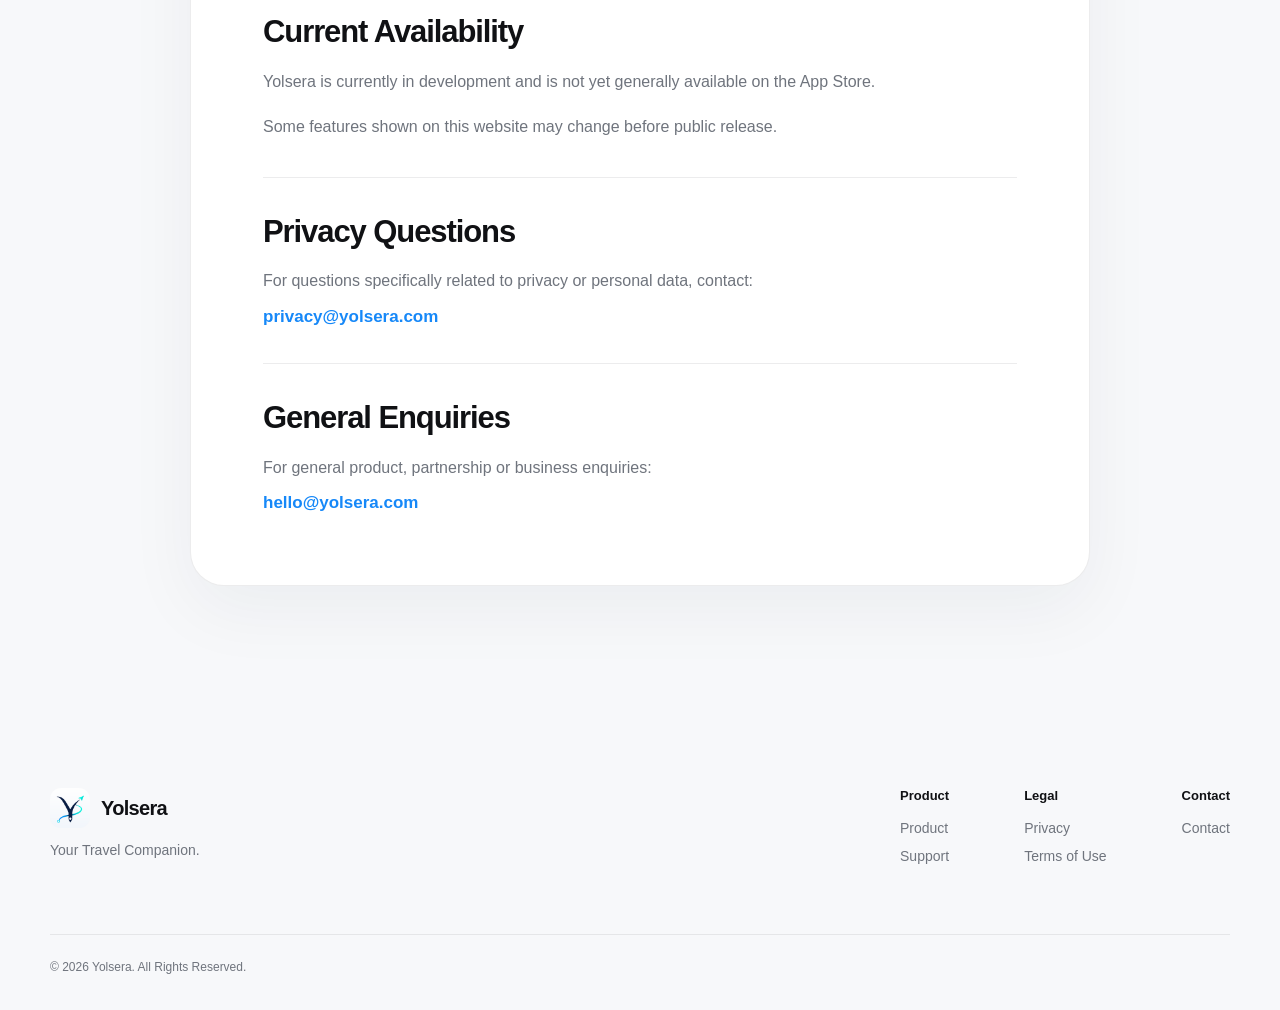
<file: support/index.html>
<!doctype html>
<html lang="en">
<head>
  <meta charset="utf-8" />
  <meta name="viewport" content="width=device-width, initial-scale=1" />

  <title>Support — Yolsera</title>

  <meta
    name="description"
    content="Get support, report an issue or share feedback about Yolsera."
  />

  <meta name="theme-color" content="#0A84FF" />

  <link
    rel="icon"
    type="image/png"
    href="../assets/yolsera-icon-light.png"
  />

  <link
    rel="apple-touch-icon"
    href="../assets/yolsera-icon-light.png"
  />

  <link rel="stylesheet" href="../styles.css" />
</head>

<body>

  <header class="site-header">
    <div class="container nav">

      <a class="brand" href="/">
        <picture>
          <source
            srcset="../assets/yolsera-icon-dark.png"
            media="(prefers-color-scheme: dark)"
          />

          <img
            class="brand-logo"
            src="../assets/yolsera-icon-light.png"
            alt="Yolsera"
          />
        </picture>

        <span>Yolsera</span>
      </a>

      <div class="nav-right">

        <nav class="desktop-nav">
          <a href="/" data-i18n="navProduct">Product</a>
          <a href="/privacy/" data-i18n="navPrivacy">Privacy</a>
          <a href="/support/" data-i18n="navSupport">Support</a>
          <a href="/contact/" data-i18n="navContact">Contact</a>
        </nav>

        <div class="language-switch" aria-label="Language">
          <button type="button" data-language="en">EN</button>
          <span>/</span>
          <button type="button" data-language="tr">TR</button>
        </div>

      </div>
    </div>
  </header>


  <main class="legal-page">

    <div class="container legal-container">

      <!-- ENGLISH -->
      <article class="legal-shell" data-lang-content="en">

        <span class="eyebrow">SUPPORT</span>

        <h1>Support and Feedback</h1>

        <p class="legal-updated">
          Yolsera is currently in development for iPhone.
        </p>

        <p class="legal-lead">
          Need help, found something that does not look right, or have an idea
          that could make Yolsera better? We would like to hear from you.
        </p>


        <section class="legal-section">
          <h2>Get Support</h2>

          <p>
            For product support, technical issues or questions about using
            Yolsera, contact:
          </p>

          <a
            class="legal-email"
            href="mailto:support@yolsera.com"
          >
            support@yolsera.com
          </a>
        </section>


        <section class="legal-section">
          <h2>Report an Issue</h2>

          <p>
            When reporting a problem, including the following information can
            help us investigate more quickly:
          </p>

          <ul>
            <li>Your iPhone model</li>
            <li>Your iOS version</li>
            <li>The Yolsera version, if available</li>
            <li>A short description of what happened</li>
            <li>The steps that led to the issue</li>
            <li>A screenshot, if it does not contain sensitive information</li>
          </ul>
        </section>


        <section class="legal-section">
          <h2>Share Feedback</h2>

          <p>
            Suggestions, usability feedback and feature ideas are welcome.
          </p>

          <p>
            Yolsera is still evolving, so feedback during development may
            directly influence how parts of the product are designed.
          </p>
        </section>


        <section class="legal-section">
          <h2>Protect Sensitive Information</h2>

          <p>
            Please do not send passwords, payment card details, full passport
            numbers, identity document numbers or other sensitive personal
            information by email.
          </p>

          <p>
            If a support request involves a sensitive document or personal
            travel record, describe the issue without including the sensitive
            information itself whenever possible.
          </p>
        </section>


        <section class="legal-section">
          <h2>Current Availability</h2>

          <p>
            Yolsera is currently in development and is not yet generally
            available on the App Store.
          </p>

          <p>
            Some features shown on this website may change before public
            release.
          </p>
        </section>


        <section class="legal-section">
          <h2>Privacy Questions</h2>

          <p>
            For questions specifically related to privacy or personal data,
            contact:
          </p>

          <a
            class="legal-email"
            href="mailto:privacy@yolsera.com"
          >
            privacy@yolsera.com
          </a>
        </section>


        <section class="legal-section">
          <h2>General Enquiries</h2>

          <p>
            For general product, partnership or business enquiries:
          </p>

          <a
            class="legal-email"
            href="mailto:hello@yolsera.com"
          >
            hello@yolsera.com
          </a>
        </section>

      </article>


      <!-- TÜRKÇE -->
      <article class="legal-shell" data-lang-content="tr" hidden>

        <span class="eyebrow">DESTEK</span>

        <h1>Destek ve Geri Bildirim</h1>

        <p class="legal-updated">
          Yolsera şu anda iPhone için geliştirme aşamasındadır.
        </p>

        <p class="legal-lead">
          Yardıma mı ihtiyacınız var, beklediğiniz gibi çalışmayan bir şey mi
          fark ettiniz veya Yolsera'yı geliştirebilecek bir fikriniz mi var?
          Bizimle paylaşabilirsiniz.
        </p>


        <section class="legal-section">
          <h2>Destek Alın</h2>

          <p>
            Ürün desteği, teknik sorunlar veya Yolsera'nın kullanımıyla ilgili
            sorular için:
          </p>

          <a
            class="legal-email"
            href="mailto:support@yolsera.com"
          >
            support@yolsera.com
          </a>
        </section>


        <section class="legal-section">
          <h2>Sorun Bildirin</h2>

          <p>
            Bir sorun bildirirken aşağıdaki bilgileri eklemeniz incelemeyi
            hızlandırabilir:
          </p>

          <ul>
            <li>iPhone modeliniz</li>
            <li>iOS sürümünüz</li>
            <li>Varsa Yolsera sürümü</li>
            <li>Yaşadığınız sorunun kısa açıklaması</li>
            <li>Sorunun oluşmasına neden olan adımlar</li>
            <li>Hassas bilgi içermiyorsa ekran görüntüsü</li>
          </ul>
        </section>


        <section class="legal-section">
          <h2>Geri Bildirim Paylaşın</h2>

          <p>
            Önerileriniz, kullanılabilirlik geri bildirimleriniz ve yeni özellik
            fikirleriniz bizim için değerlidir.
          </p>

          <p>
            Yolsera hâlâ gelişmekte olduğu için geliştirme döneminde paylaşılan
            geri bildirimler ürünün bazı bölümlerinin nasıl tasarlanacağını
            doğrudan etkileyebilir.
          </p>
        </section>


        <section class="legal-section">
          <h2>Hassas Bilgilerinizi Koruyun</h2>

          <p>
            Lütfen parola, ödeme kartı bilgisi, tam pasaport numarası, kimlik
            belge numarası veya diğer hassas kişisel bilgileri e-posta ile
            göndermeyin.
          </p>

          <p>
            Bir destek talebi hassas bir belge veya kişisel seyahat kaydıyla
            ilgiliyse mümkün olduğu ölçüde hassas bilgiyi paylaşmadan sorunu
            açıklayın.
          </p>
        </section>


        <section class="legal-section">
          <h2>Mevcut Durum</h2>

          <p>
            Yolsera şu anda geliştirme aşamasındadır ve henüz App Store'da genel
            kullanıma sunulmamıştır.
          </p>

          <p>
            Bu web sitesinde gösterilen bazı özellikler genel kullanıma
            sunulmadan önce değişebilir.
          </p>
        </section>


        <section class="legal-section">
          <h2>Gizlilik Soruları</h2>

          <p>
            Özellikle gizlilik veya kişisel verilerle ilgili sorular için:
          </p>

          <a
            class="legal-email"
            href="mailto:privacy@yolsera.com"
          >
            privacy@yolsera.com
          </a>
        </section>


        <section class="legal-section">
          <h2>Genel İletişim</h2>

          <p>
            Genel ürün, iş birliği veya iş geliştirme konuları için:
          </p>

          <a
            class="legal-email"
            href="mailto:hello@yolsera.com"
          >
            hello@yolsera.com
          </a>
        </section>

      </article>

    </div>

  </main>


  <footer>

    <div class="container footer-grid">

      <div>

        <a class="brand footer-brand" href="/">
          <picture>
            <source
              srcset="../assets/yolsera-icon-dark.png"
              media="(prefers-color-scheme: dark)"
            />

            <img
              class="brand-logo"
              src="../assets/yolsera-icon-light.png"
              alt="Yolsera"
            />
          </picture>

          <span>Yolsera</span>
        </a>

        <p data-i18n="footerTagline">
          Your Travel Companion.
        </p>

      </div>


      <div class="footer-links">

        <div>
          <strong data-i18n="footerProduct">
            Product
          </strong>

          <a href="/" data-i18n="navProduct">
            Product
          </a>

          <a href="/support/" data-i18n="navSupport">
            Support
          </a>
        </div>


        <div>
          <strong data-i18n="footerLegal">
            Legal
          </strong>

          <a href="/privacy/" data-i18n="navPrivacy">
            Privacy
          </a>

          <a href="/terms/" data-i18n="terms">
            Terms of Use
          </a>
        </div>


        <div>
          <strong data-i18n="footerContact">
            Contact
          </strong>

          <a href="/contact/" data-i18n="navContact">
            Contact
          </a>
        </div>

      </div>

    </div>


    <div class="container copyright">
      © 2026 Yolsera.

      <span data-i18n="rights">
        All Rights Reserved.
      </span>
    </div>

  </footer>


  <script src="../script.js"></script>

</body>
</html>
</file>
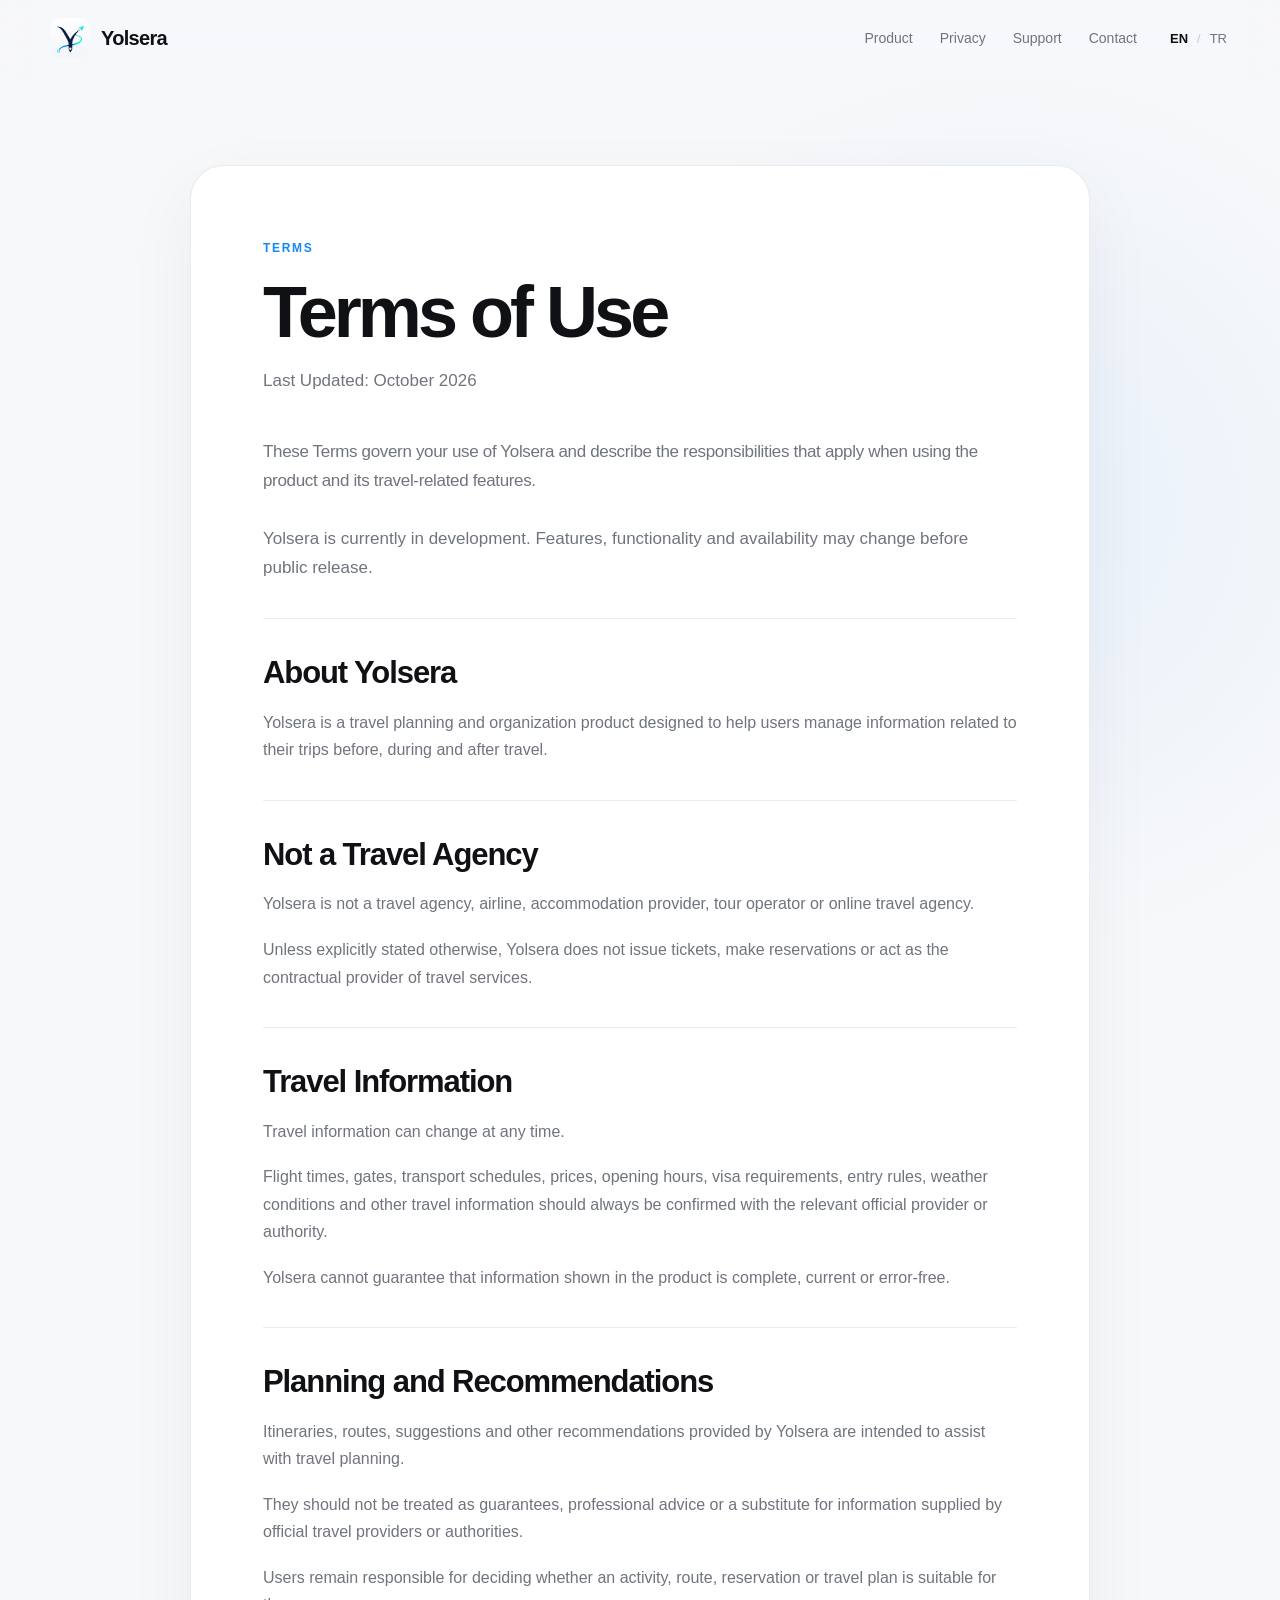
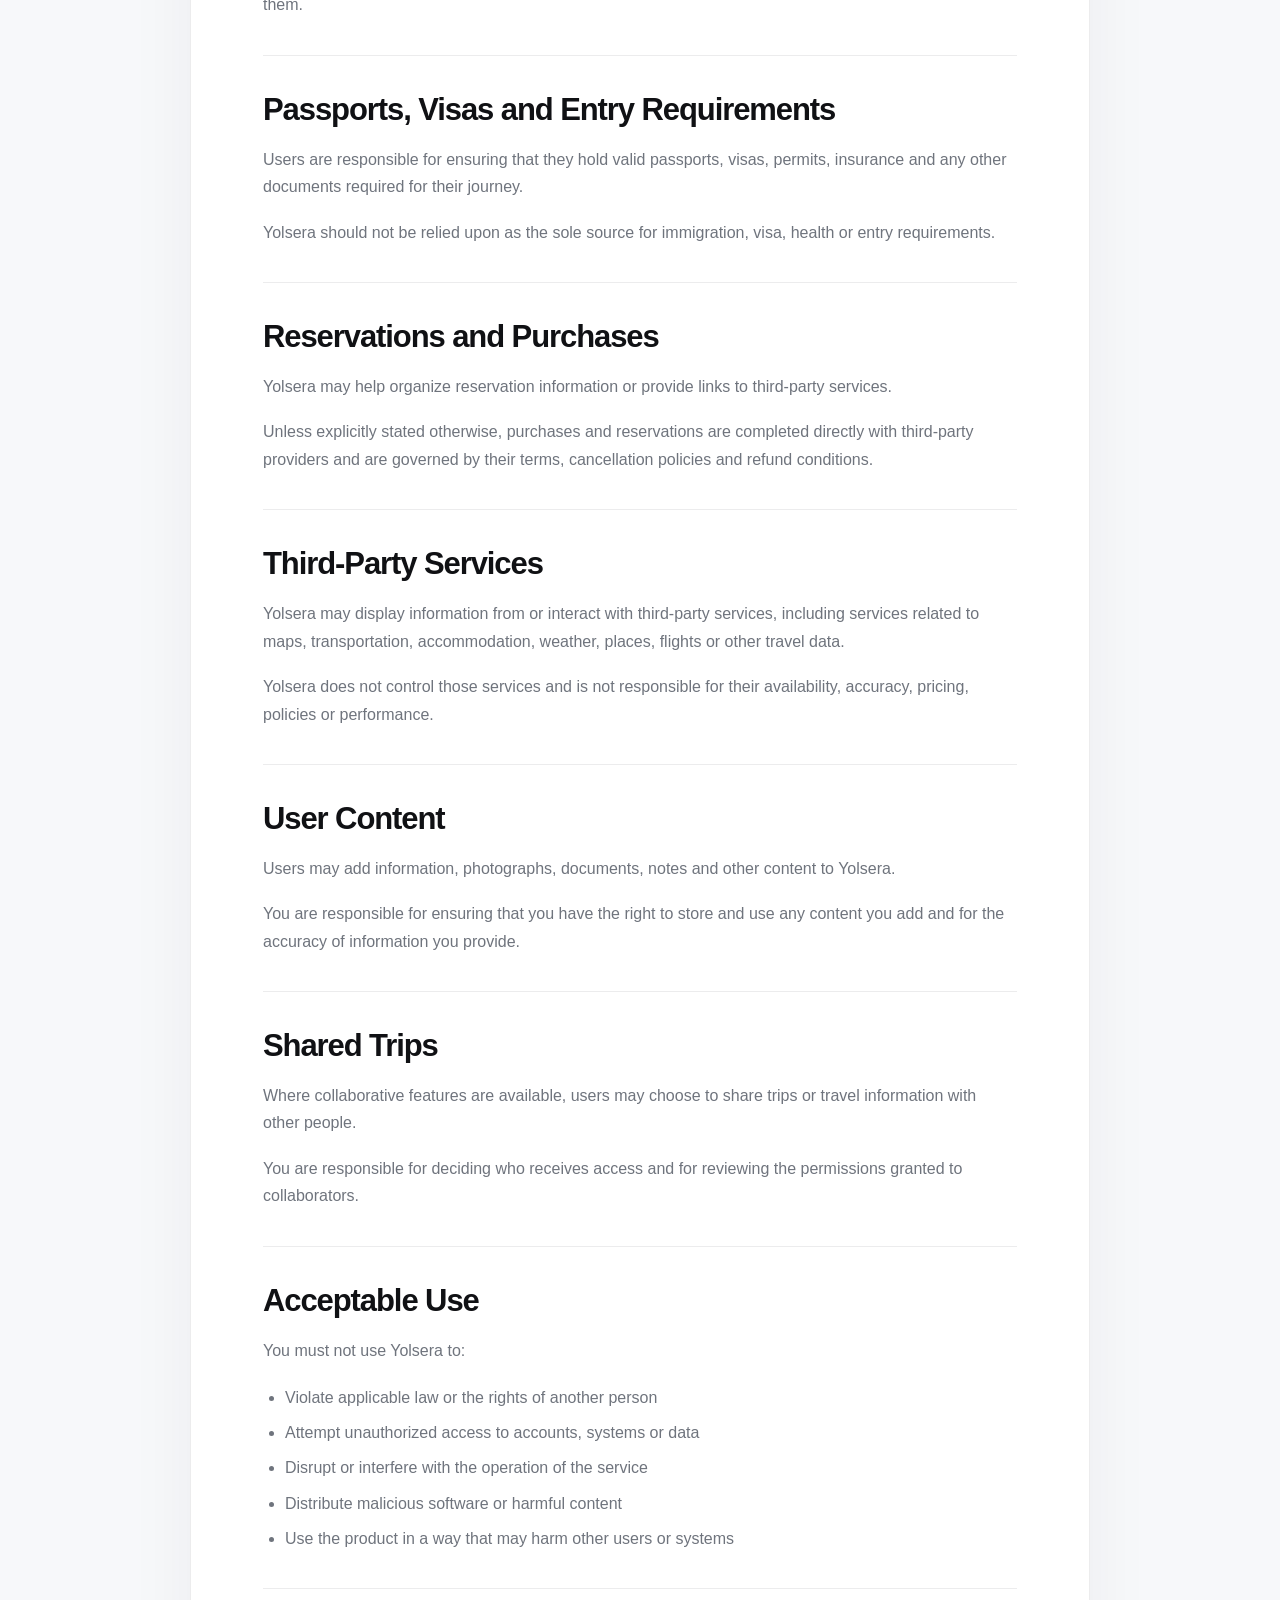
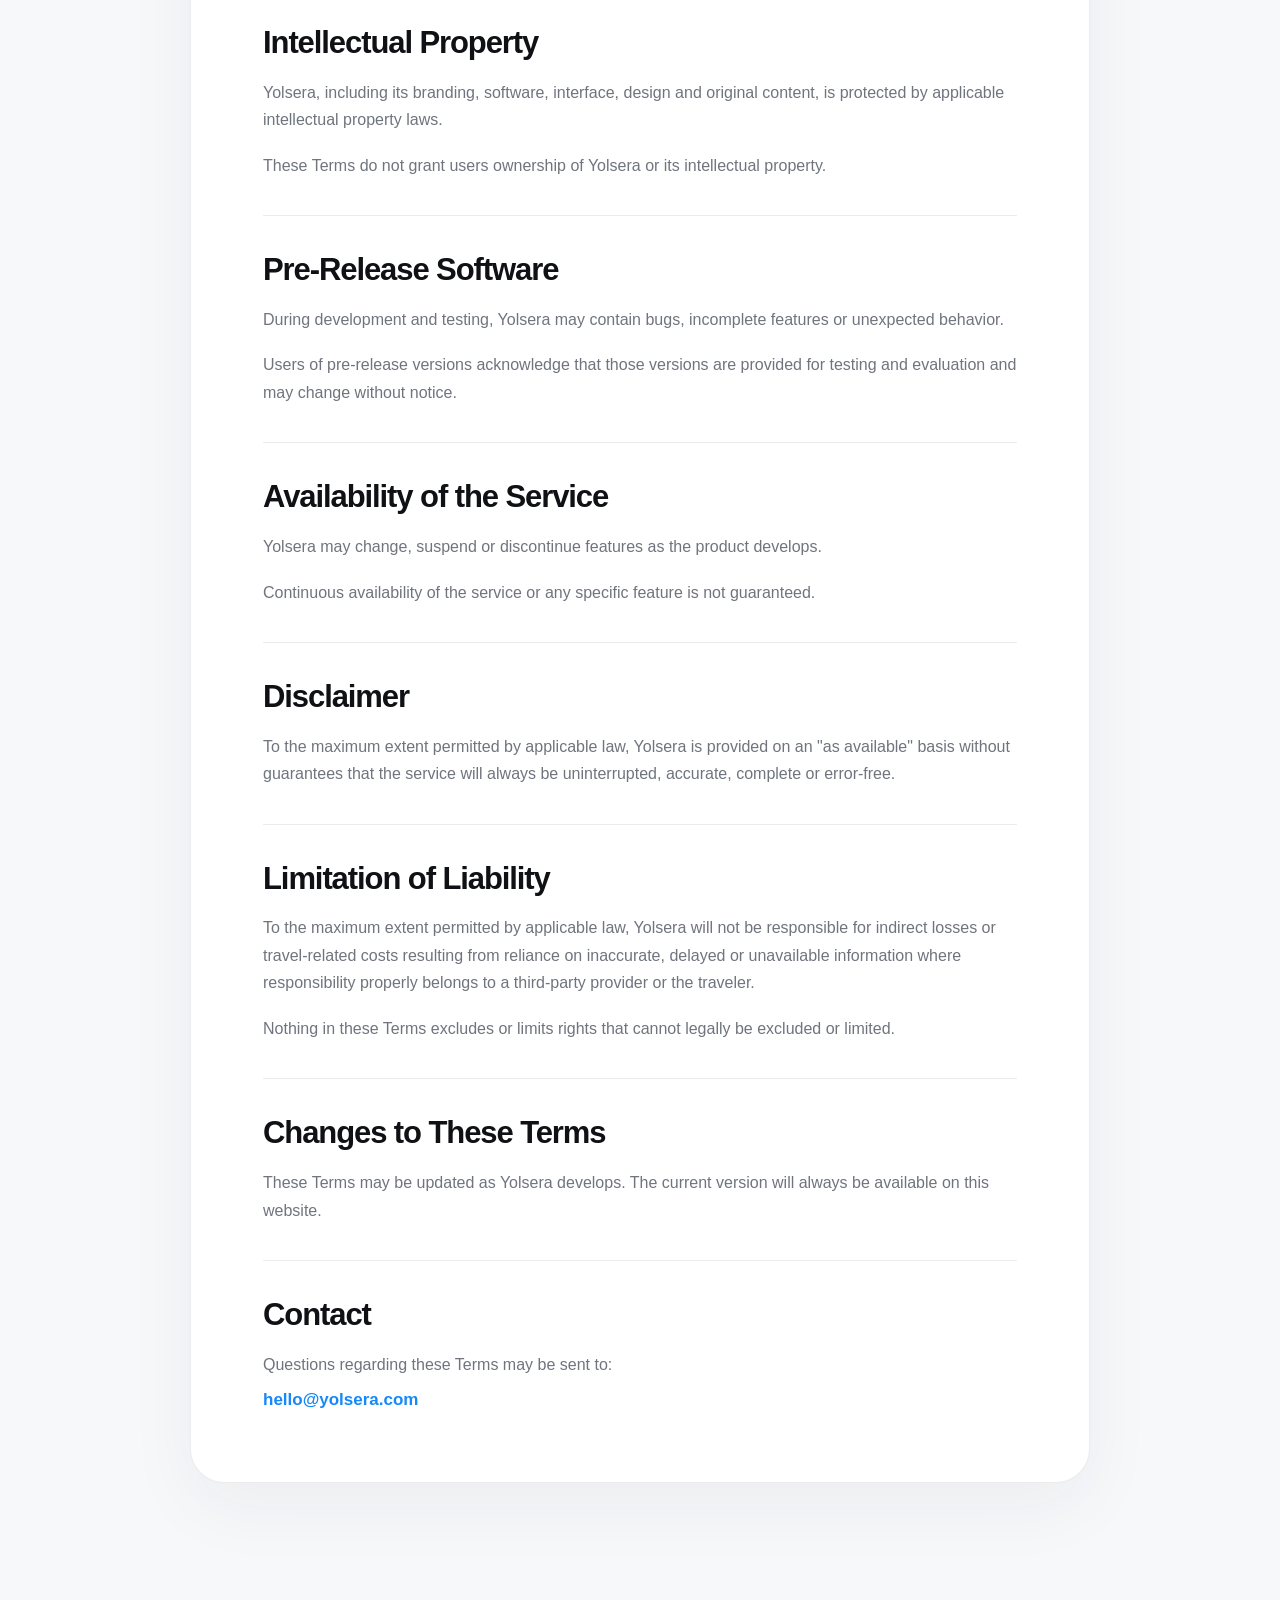
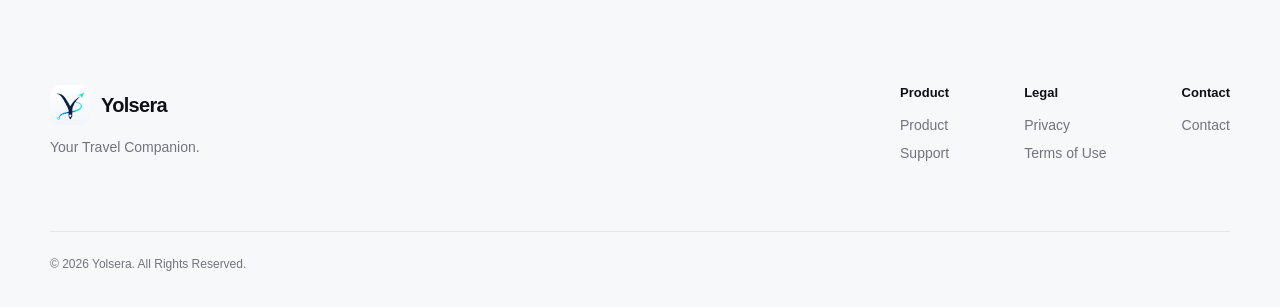
<file: terms/index.html>
<!doctype html>
<html lang="en">
<head>
  <meta charset="utf-8" />
  <meta name="viewport" content="width=device-width, initial-scale=1" />

  <title>Terms of Use — Yolsera</title>

  <meta
    name="description"
    content="Terms governing the use of Yolsera and its travel planning features."
  />

  <meta name="theme-color" content="#0A84FF" />

  <link
    rel="icon"
    type="image/png"
    href="../assets/yolsera-icon-light.png"
  />

  <link
    rel="apple-touch-icon"
    href="../assets/yolsera-icon-light.png"
  />

  <link rel="stylesheet" href="../styles.css" />
</head>

<body>

  <header class="site-header">
    <div class="container nav">

      <a class="brand" href="/">
        <picture>
          <source
            srcset="../assets/yolsera-icon-dark.png"
            media="(prefers-color-scheme: dark)"
          />

          <img
            class="brand-logo"
            src="../assets/yolsera-icon-light.png"
            alt="Yolsera"
          />
        </picture>

        <span>Yolsera</span>
      </a>

      <div class="nav-right">

        <nav class="desktop-nav">
          <a href="/" data-i18n="navProduct">Product</a>
          <a href="/privacy/" data-i18n="navPrivacy">Privacy</a>
          <a href="/support/" data-i18n="navSupport">Support</a>
          <a href="/contact/" data-i18n="navContact">Contact</a>
        </nav>

        <div class="language-switch" aria-label="Language">
          <button type="button" data-language="en">EN</button>
          <span>/</span>
          <button type="button" data-language="tr">TR</button>
        </div>

      </div>
    </div>
  </header>


  <main class="legal-page">

    <div class="container legal-container">

      <!-- ENGLISH -->
      <article class="legal-shell" data-lang-content="en">

        <span class="eyebrow">TERMS</span>

        <h1>Terms of Use</h1>

        <p class="legal-updated">
          Last Updated: October 2026
        </p>

        <p class="legal-lead">
          These Terms govern your use of Yolsera and describe the responsibilities
          that apply when using the product and its travel-related features.
        </p>

        <p>
          Yolsera is currently in development. Features, functionality and
          availability may change before public release.
        </p>


        <section class="legal-section">
          <h2>About Yolsera</h2>

          <p>
            Yolsera is a travel planning and organization product designed to
            help users manage information related to their trips before,
            during and after travel.
          </p>
        </section>


        <section class="legal-section">
          <h2>Not a Travel Agency</h2>

          <p>
            Yolsera is not a travel agency, airline, accommodation provider,
            tour operator or online travel agency.
          </p>

          <p>
            Unless explicitly stated otherwise, Yolsera does not issue tickets,
            make reservations or act as the contractual provider of travel
            services.
          </p>
        </section>


        <section class="legal-section">
          <h2>Travel Information</h2>

          <p>
            Travel information can change at any time.
          </p>

          <p>
            Flight times, gates, transport schedules, prices, opening hours,
            visa requirements, entry rules, weather conditions and other
            travel information should always be confirmed with the relevant
            official provider or authority.
          </p>

          <p>
            Yolsera cannot guarantee that information shown in the product is
            complete, current or error-free.
          </p>
        </section>


        <section class="legal-section">
          <h2>Planning and Recommendations</h2>

          <p>
            Itineraries, routes, suggestions and other recommendations provided
            by Yolsera are intended to assist with travel planning.
          </p>

          <p>
            They should not be treated as guarantees, professional advice or
            a substitute for information supplied by official travel providers
            or authorities.
          </p>

          <p>
            Users remain responsible for deciding whether an activity, route,
            reservation or travel plan is suitable for them.
          </p>
        </section>


        <section class="legal-section">
          <h2>Passports, Visas and Entry Requirements</h2>

          <p>
            Users are responsible for ensuring that they hold valid passports,
            visas, permits, insurance and any other documents required for
            their journey.
          </p>

          <p>
            Yolsera should not be relied upon as the sole source for
            immigration, visa, health or entry requirements.
          </p>
        </section>


        <section class="legal-section">
          <h2>Reservations and Purchases</h2>

          <p>
            Yolsera may help organize reservation information or provide links
            to third-party services.
          </p>

          <p>
            Unless explicitly stated otherwise, purchases and reservations are
            completed directly with third-party providers and are governed by
            their terms, cancellation policies and refund conditions.
          </p>
        </section>


        <section class="legal-section">
          <h2>Third-Party Services</h2>

          <p>
            Yolsera may display information from or interact with third-party
            services, including services related to maps, transportation,
            accommodation, weather, places, flights or other travel data.
          </p>

          <p>
            Yolsera does not control those services and is not responsible for
            their availability, accuracy, pricing, policies or performance.
          </p>
        </section>


        <section class="legal-section">
          <h2>User Content</h2>

          <p>
            Users may add information, photographs, documents, notes and other
            content to Yolsera.
          </p>

          <p>
            You are responsible for ensuring that you have the right to store
            and use any content you add and for the accuracy of information you
            provide.
          </p>
        </section>


        <section class="legal-section">
          <h2>Shared Trips</h2>

          <p>
            Where collaborative features are available, users may choose to
            share trips or travel information with other people.
          </p>

          <p>
            You are responsible for deciding who receives access and for
            reviewing the permissions granted to collaborators.
          </p>
        </section>


        <section class="legal-section">
          <h2>Acceptable Use</h2>

          <p>
            You must not use Yolsera to:
          </p>

          <ul>
            <li>Violate applicable law or the rights of another person</li>
            <li>Attempt unauthorized access to accounts, systems or data</li>
            <li>Disrupt or interfere with the operation of the service</li>
            <li>Distribute malicious software or harmful content</li>
            <li>Use the product in a way that may harm other users or systems</li>
          </ul>
        </section>


        <section class="legal-section">
          <h2>Intellectual Property</h2>

          <p>
            Yolsera, including its branding, software, interface, design and
            original content, is protected by applicable intellectual property
            laws.
          </p>

          <p>
            These Terms do not grant users ownership of Yolsera or its
            intellectual property.
          </p>
        </section>


        <section class="legal-section">
          <h2>Pre-Release Software</h2>

          <p>
            During development and testing, Yolsera may contain bugs,
            incomplete features or unexpected behavior.
          </p>

          <p>
            Users of pre-release versions acknowledge that those versions are
            provided for testing and evaluation and may change without notice.
          </p>
        </section>


        <section class="legal-section">
          <h2>Availability of the Service</h2>

          <p>
            Yolsera may change, suspend or discontinue features as the product
            develops.
          </p>

          <p>
            Continuous availability of the service or any specific feature is
            not guaranteed.
          </p>
        </section>


        <section class="legal-section">
          <h2>Disclaimer</h2>

          <p>
            To the maximum extent permitted by applicable law, Yolsera is
            provided on an "as available" basis without guarantees that the
            service will always be uninterrupted, accurate, complete or
            error-free.
          </p>
        </section>


        <section class="legal-section">
          <h2>Limitation of Liability</h2>

          <p>
            To the maximum extent permitted by applicable law, Yolsera will not
            be responsible for indirect losses or travel-related costs resulting
            from reliance on inaccurate, delayed or unavailable information
            where responsibility properly belongs to a third-party provider or
            the traveler.
          </p>

          <p>
            Nothing in these Terms excludes or limits rights that cannot legally
            be excluded or limited.
          </p>
        </section>


        <section class="legal-section">
          <h2>Changes to These Terms</h2>

          <p>
            These Terms may be updated as Yolsera develops. The current version
            will always be available on this website.
          </p>
        </section>


        <section class="legal-section">
          <h2>Contact</h2>

          <p>
            Questions regarding these Terms may be sent to:
          </p>

          <a
            class="legal-email"
            href="mailto:hello@yolsera.com"
          >
            hello@yolsera.com
          </a>
        </section>

      </article>


      <!-- TÜRKÇE -->
      <article class="legal-shell" data-lang-content="tr" hidden>

        <span class="eyebrow">KOŞULLAR</span>

        <h1>Kullanım Koşulları</h1>

        <p class="legal-updated">
          Son Güncelleme: Ekim 2026
        </p>

        <p class="legal-lead">
          Bu Kullanım Koşulları, Yolsera'nın kullanımını ve ürünün
          seyahatle ilgili özellikleri kullanılırken geçerli olan
          sorumlulukları düzenler.
        </p>

        <p>
          Yolsera şu anda geliştirme aşamasındadır. Özellikler, işlevler ve
          kullanılabilirlik genel kullanıma sunulmadan önce değişebilir.
        </p>


        <section class="legal-section">
          <h2>Yolsera Hakkında</h2>

          <p>
            Yolsera, kullanıcıların seyahatleriyle ilgili bilgileri seyahat
            öncesinde, sırasında ve sonrasında planlamasına ve yönetmesine
            yardımcı olmak amacıyla geliştirilen bir seyahat planlama ve
            organizasyon ürünüdür.
          </p>
        </section>


        <section class="legal-section">
          <h2>Seyahat Acentesi Değildir</h2>

          <p>
            Yolsera bir seyahat acentesi, havayolu, konaklama sağlayıcısı,
            tur operatörü veya çevrim içi seyahat acentesi değildir.
          </p>

          <p>
            Aksi açıkça belirtilmediği sürece Yolsera bilet düzenlemez,
            rezervasyon gerçekleştirmez ve seyahat hizmetlerinin sözleşmesel
            sağlayıcısı olarak hareket etmez.
          </p>
        </section>


        <section class="legal-section">
          <h2>Seyahat Bilgileri</h2>

          <p>
            Seyahat bilgileri herhangi bir zamanda değişebilir.
          </p>

          <p>
            Uçuş saatleri, kapılar, ulaşım tarifeleri, fiyatlar, çalışma
            saatleri, vize gereklilikleri, ülkeye giriş kuralları, hava durumu
            ve diğer seyahat bilgilerinin ilgili resmî sağlayıcı veya otorite
            üzerinden doğrulanması gerekir.
          </p>

          <p>
            Yolsera, üründe gösterilen bilgilerin eksiksiz, güncel veya
            hatasız olduğunu garanti edemez.
          </p>
        </section>


        <section class="legal-section">
          <h2>Planlama ve Öneriler</h2>

          <p>
            Yolsera tarafından sunulan seyahat planları, rotalar, öneriler ve
            diğer tavsiyeler seyahat planlamasına yardımcı olmak amacıyla
            sunulur.
          </p>

          <p>
            Bunlar garanti, profesyonel danışmanlık veya resmî seyahat
            sağlayıcıları ve yetkili kurumlar tarafından sağlanan bilgilerin
            yerine geçen bir kaynak olarak değerlendirilmemelidir.
          </p>

          <p>
            Bir aktivitenin, rotanın, rezervasyonun veya seyahat planının
            kendisi için uygun olup olmadığına karar verme sorumluluğu
            kullanıcıya aittir.
          </p>
        </section>


        <section class="legal-section">
          <h2>Pasaport, Vize ve Giriş Şartları</h2>

          <p>
            Kullanıcılar seyahatleri için gerekli geçerli pasaport, vize,
            izin, sigorta ve diğer belgelere sahip olmaktan sorumludur.
          </p>

          <p>
            Yolsera; göçmenlik, vize, sağlık veya ülkeye giriş gereklilikleri
            konusunda tek bilgi kaynağı olarak kullanılmamalıdır.
          </p>
        </section>


        <section class="legal-section">
          <h2>Rezervasyonlar ve Satın Alımlar</h2>

          <p>
            Yolsera rezervasyon bilgilerinin düzenlenmesine yardımcı olabilir
            veya üçüncü taraf hizmetlere bağlantılar sağlayabilir.
          </p>

          <p>
            Aksi açıkça belirtilmediği sürece satın alma ve rezervasyon
            işlemleri doğrudan üçüncü taraf sağlayıcılarla gerçekleştirilir
            ve ilgili sağlayıcının kullanım, iptal ve iade koşullarına tabidir.
          </p>
        </section>


        <section class="legal-section">
          <h2>Üçüncü Taraf Hizmetleri</h2>

          <p>
            Yolsera; haritalar, ulaşım, konaklama, hava durumu, yerler,
            uçuşlar veya diğer seyahat verileriyle ilgili üçüncü taraf
            hizmetlerden bilgi gösterebilir veya bu hizmetlerle etkileşime
            girebilir.
          </p>

          <p>
            Yolsera bu hizmetleri kontrol etmez ve bunların erişilebilirliği,
            doğruluğu, fiyatlandırması, politikaları veya performansından
            sorumlu değildir.
          </p>
        </section>


        <section class="legal-section">
          <h2>Kullanıcı İçeriği</h2>

          <p>
            Kullanıcılar Yolsera'ya bilgi, fotoğraf, belge, not ve diğer
            içerikleri ekleyebilir.
          </p>

          <p>
            Eklediğiniz içerikleri saklama ve kullanma hakkına sahip
            olduğunuzdan ve sağladığınız bilgilerin doğruluğundan siz
            sorumlusunuz.
          </p>
        </section>


        <section class="legal-section">
          <h2>Paylaşılan Seyahatler</h2>

          <p>
            Ortak kullanım özellikleri sunulduğunda kullanıcılar seyahatlerini
            veya seyahat bilgilerini başka kişilerle paylaşmayı tercih
            edebilir.
          </p>

          <p>
            Kimlere erişim verileceğine karar vermek ve ortak kullanıcılara
            verilen izinleri kontrol etmek kullanıcının sorumluluğundadır.
          </p>
        </section>


        <section class="legal-section">
          <h2>Kabul Edilebilir Kullanım</h2>

          <p>
            Yolsera aşağıdaki amaçlarla kullanılamaz:
          </p>

          <ul>
            <li>Yürürlükteki mevzuatı veya başka kişilerin haklarını ihlal etmek</li>
            <li>Hesaplara, sistemlere veya verilere yetkisiz erişim sağlamaya çalışmak</li>
            <li>Hizmetin çalışmasını bozmak veya engellemek</li>
            <li>Zararlı yazılım veya zararlı içerik dağıtmak</li>
            <li>Diğer kullanıcılara veya sistemlere zarar verebilecek şekilde kullanmak</li>
          </ul>
        </section>


        <section class="legal-section">
          <h2>Fikri Mülkiyet</h2>

          <p>
            Yolsera'nın markası, yazılımı, arayüzü, tasarımı ve özgün
            içerikleri yürürlükteki fikri mülkiyet mevzuatı kapsamında
            korunmaktadır.
          </p>

          <p>
            Bu Koşullar kullanıcılara Yolsera veya Yolsera'nın fikri
            mülkiyeti üzerinde mülkiyet hakkı vermez.
          </p>
        </section>


        <section class="legal-section">
          <h2>Yayın Öncesi Yazılım</h2>

          <p>
            Geliştirme ve test sürecinde Yolsera hata, eksik özellik veya
            beklenmeyen davranışlar içerebilir.
          </p>

          <p>
            Yayın öncesi sürümleri kullanan kullanıcılar bu sürümlerin test
            ve değerlendirme amacıyla sunulduğunu ve önceden bildirim
            yapılmaksızın değişebileceğini kabul eder.
          </p>
        </section>


        <section class="legal-section">
          <h2>Hizmetin Kullanılabilirliği</h2>

          <p>
            Yolsera geliştikçe özellikler değiştirilebilir, askıya alınabilir
            veya kullanımdan kaldırılabilir.
          </p>

          <p>
            Hizmetin veya belirli bir özelliğin kesintisiz olarak
            kullanılabileceği garanti edilmez.
          </p>
        </section>


        <section class="legal-section">
          <h2>Garanti Reddi</h2>

          <p>
            Yürürlükteki mevzuatın izin verdiği azami ölçüde Yolsera,
            hizmetin her zaman kesintisiz, doğru, eksiksiz veya hatasız
            olacağına ilişkin garanti verilmeksizin "mevcut olduğu şekliyle"
            sunulur.
          </p>
        </section>


        <section class="legal-section">
          <h2>Sorumluluğun Sınırlandırılması</h2>

          <p>
            Yürürlükteki mevzuatın izin verdiği azami ölçüde Yolsera;
            sorumluluğun üçüncü taraf hizmet sağlayıcısına veya yolcuya ait
            olduğu durumlarda yanlış, gecikmiş veya erişilemeyen bilgilere
            dayanılması nedeniyle oluşan dolaylı kayıplardan veya seyahat
            giderlerinden sorumlu tutulamaz.
          </p>

          <p>
            Bu Koşullar, hukuken sınırlandırılması veya ortadan kaldırılması
            mümkün olmayan kullanıcı haklarını sınırlandırmaz.
          </p>
        </section>


        <section class="legal-section">
          <h2>Bu Koşullardaki Değişiklikler</h2>

          <p>
            Yolsera geliştikçe bu Kullanım Koşulları güncellenebilir.
            Güncel sürüm her zaman bu web sitesinde yayımlanacaktır.
          </p>
        </section>


        <section class="legal-section">
          <h2>İletişim</h2>

          <p>
            Bu Koşullarla ilgili sorular için:
          </p>

          <a
            class="legal-email"
            href="mailto:hello@yolsera.com"
          >
            hello@yolsera.com
          </a>
        </section>

      </article>

    </div>

  </main>


  <footer>

    <div class="container footer-grid">

      <div>

        <a class="brand footer-brand" href="/">
          <picture>
            <source
              srcset="../assets/yolsera-icon-dark.png"
              media="(prefers-color-scheme: dark)"
            />

            <img
              class="brand-logo"
              src="../assets/yolsera-icon-light.png"
              alt="Yolsera"
            />
          </picture>

          <span>Yolsera</span>
        </a>

        <p data-i18n="footerTagline">
          Your Travel Companion.
        </p>

      </div>


      <div class="footer-links">

        <div>
          <strong data-i18n="footerProduct">
            Product
          </strong>

          <a href="/" data-i18n="navProduct">
            Product
          </a>

          <a href="/support/" data-i18n="navSupport">
            Support
          </a>
        </div>


        <div>
          <strong data-i18n="footerLegal">
            Legal
          </strong>

          <a href="/privacy/" data-i18n="navPrivacy">
            Privacy
          </a>

          <a href="/terms/" data-i18n="terms">
            Terms of Use
          </a>
        </div>


        <div>
          <strong data-i18n="footerContact">
            Contact
          </strong>

          <a href="/contact/" data-i18n="navContact">
            Contact
          </a>
        </div>

      </div>

    </div>


    <div class="container copyright">
      © 2026 Yolsera.

      <span data-i18n="rights">
        All Rights Reserved.
      </span>
    </div>

  </footer>


  <script src="../script.js"></script>

</body>
</html>
</file>
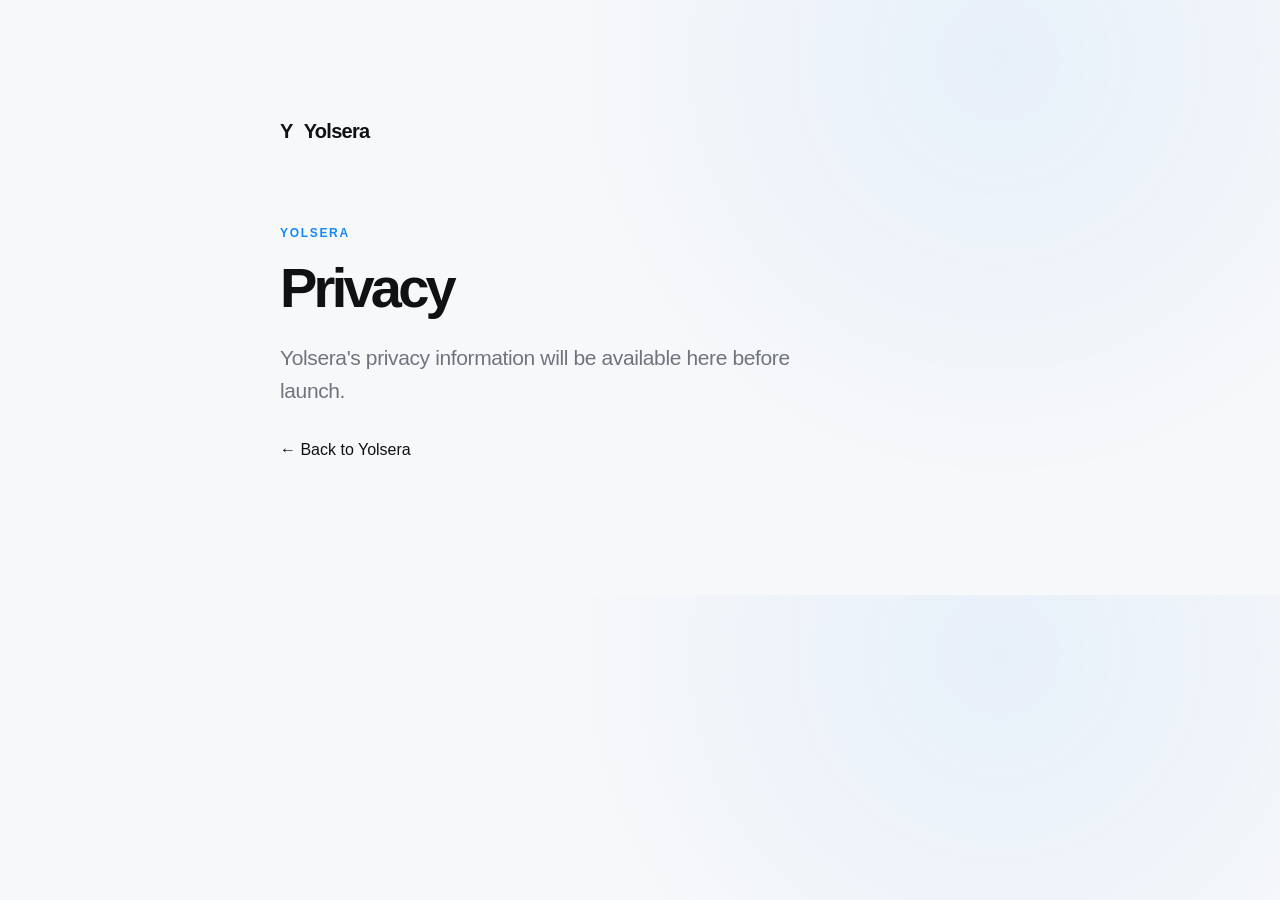
<file: contact.html>
<!doctype html>
<html lang="en">
<head>
  <meta charset="utf-8" />
  <meta name="viewport" content="width=device-width, initial-scale=1" />
  <title>Privacy — Yolsera</title>
  <link rel="stylesheet" href="../styles.css" />
</head>

<body>
  <main class="section">
    <div class="container" style="max-width:720px">
      <a class="brand" href="../">
        <span class="brand-mark">Y</span>
        <span>Yolsera</span>
      </a>

      <div style="height:80px"></div>

      <span class="eyebrow">YOLSERA</span>
      <h1 style="font-size:56px">Privacy</h1>

      <p class="hero-text">
        Yolsera's privacy information will be available here before launch.
      </p>

      <p>
        <a href="../">← Back to Yolsera</a>
      </p>
    </div>
  </main>
</body>
</html>
</file>
<file: styles.css>
:root {
  --background: #f7f8fa;
  --surface: #ffffff;
  --text: #101114;
  --muted: #6f747d;
  --line: rgba(15, 20, 30, 0.08);

  --blue: #1688f8;
  --blue-dark: #0875df;
  --blue-soft: rgba(22, 136, 248, 0.1);

  --max-width: 1180px;

  --radius-small: 14px;
  --radius-medium: 22px;
  --radius-large: 34px;
}

* {
  box-sizing: border-box;
}

html {
  scroll-behavior: smooth;
}

body {
  margin: 0;

  color: var(--text);

  background:
    radial-gradient(
      circle at 78% 10%,
      rgba(22, 136, 248, 0.07),
      transparent 28rem
    ),
    var(--background);

  font-family:
    -apple-system,
    BlinkMacSystemFont,
    "SF Pro Display",
    "SF Pro Text",
    "Helvetica Neue",
    Arial,
    sans-serif;

  -webkit-font-smoothing: antialiased;
  text-rendering: optimizeLegibility;
}

a {
  color: inherit;
  text-decoration: none;
}

button {
  font: inherit;
}

.container {
  width: min(
    calc(100% - 40px),
    var(--max-width)
  );

  margin-inline: auto;
}



/* HEADER */

.site-header {
  position: sticky;
  top: 0;

  z-index: 100;

  background:
    rgba(247, 248, 250, 0.76);

  backdrop-filter:
    blur(22px)
    saturate(180%);

  -webkit-backdrop-filter:
    blur(22px)
    saturate(180%);

  border-bottom:
    1px solid transparent;
}

.nav {
  height: 76px;

  display: flex;
  align-items: center;
  justify-content: space-between;
}

.brand {
  display: inline-flex;
  align-items: center;

  gap: 11px;

  font-size: 20px;
  font-weight: 700;

  letter-spacing: -0.035em;
}

.brand-logo {
  display: block;

  width: 40px;
  height: 40px;

  object-fit: cover;

  border-radius: 11px;
}

.nav-right {
  display: flex;
  align-items: center;

  gap: 30px;
}

.desktop-nav {
  display: flex;

  gap: 27px;

  font-size: 14px;

  color: var(--muted);
}

.desktop-nav a {
  transition:
    color 150ms ease;
}

.desktop-nav a:hover {
  color: var(--text);
}



/* LANGUAGE */

.language-switch {
  display: flex;
  align-items: center;

  gap: 6px;

  font-size: 13px;

  color: var(--muted);
}

.language-switch button {
  appearance: none;

  border: 0;

  padding: 5px 3px;

  background: transparent;
  color: inherit;

  cursor: pointer;

  transition:
    color 150ms ease;
}

.language-switch button.active {
  color: var(--text);
  font-weight: 700;
}

.language-switch span {
  opacity: 0.35;
}



/* HERO */

.hero {
  padding:
    95px 0
    85px;
}

.hero-grid {
  display: grid;

  grid-template-columns:
    0.95fr
    1.05fr;

  align-items: center;

  gap: 80px;

  min-height: 690px;
}

.hero-app-icon {
  display: block;

  width: 88px;
  height: 88px;

  margin-bottom: 27px;

  border-radius: 23px;

  box-shadow:
    0 18px 45px rgba(15, 30, 55, 0.09),
    0 3px 10px rgba(15, 30, 55, 0.06);
}

.eyebrow {
  display: inline-block;

  margin-bottom: 21px;

  color: var(--blue);

  font-size: 12px;
  font-weight: 720;

  letter-spacing: 0.14em;
}

h1,
h2,
h3,
p {
  margin-top: 0;
}

h1 {
  max-width: 720px;

  margin-bottom: 28px;

  font-size:
    clamp(58px, 7vw, 92px);

  line-height: 0.95;

  letter-spacing: -0.067em;

  font-weight: 730;
}

.hero-text {
  max-width: 580px;

  margin-bottom: 34px;

  color: var(--muted);

  font-size: 21px;

  line-height: 1.55;

  letter-spacing: -0.018em;
}

.hero-actions {
  display: flex;
  align-items: center;

  gap: 18px;
}



/* APP STORE */

.app-store-badge {
  width: max-content;

  height: 59px;

  display: inline-flex;
  align-items: center;

  gap: 11px;

  padding:
    8px 16px
    8px 13px;

  color: #ffffff;

  background: #08090a;

  border:
    1px solid rgba(255, 255, 255, 0.14);

  border-radius: 12px;

  cursor: default;
}

.apple-symbol {
  font-size: 31px;
  line-height: 1;
}

.app-store-copy {
  display: flex;
  flex-direction: column;

  line-height: 1;
}

.app-store-copy small {
  margin-bottom: 4px;

  font-size: 10px;
}

.app-store-copy strong {
  font-size: 20px;

  font-weight: 510;
}

.coming-soon {
  color: var(--muted);

  font-size: 14px;
}



/* PHONE */

.hero-device {
  display: flex;

  align-items: center;
  justify-content: center;
}

.phone {
  position: relative;

  width:
    min(100%, 390px);

  aspect-ratio:
    390 / 790;

  padding: 9px;

  background: #15171a;

  border-radius: 58px;

  box-shadow:
    0 48px 100px rgba(15, 25, 40, 0.16),
    0 12px 30px rgba(15, 25, 40, 0.08);
}

.phone-island {
  position: absolute;

  top: 20px;
  left: 50%;

  z-index: 20;

  width: 108px;
  height: 30px;

  transform:
    translateX(-50%);

  border-radius: 30px;

  background: #090909;
}

.phone-screen {
  position: relative;

  height: 100%;

  overflow: hidden;

  padding:
    21px 20px
    30px;

  color: #101114;

  background:
    linear-gradient(
      155deg,
      #ffffff 0%,
      #f6f8fb 62%,
      #edf6ff 100%
    );

  border-radius: 49px;
}

.status-bar {
  display: flex;

  justify-content: space-between;

  padding:
    4px 10px
    34px;

  font-size: 12px;

  font-weight: 650;
}

.demo-screen {
  position: absolute;

  left: 20px;
  right: 20px;

  top: 73px;
  bottom: 58px;

  opacity: 0;

  transform:
    translateX(18px)
    scale(0.985);

  pointer-events: none;

  transition:
    opacity 600ms ease,
    transform 600ms ease;
}

.demo-screen.active {
  opacity: 1;

  transform:
    translateX(0)
    scale(1);

  pointer-events: auto;
}

.demo-header {
  padding:
    2px 10px
    15px;
}

.demo-eyebrow,
.tiny-label {
  color: var(--blue);

  font-size: 10px;

  font-weight: 750;

  letter-spacing: 0.13em;
}

.demo-header h2 {
  margin:
    5px 0
    3px;

  font-size: 36px;

  letter-spacing: -0.05em;
}

.demo-header p {
  margin-bottom: 0;

  color: #7a7f88;

  font-size: 13px;
}



/* DEMO SCREEN 1 */

.blue-card {
  padding: 21px;

  color: #ffffff;

  background:
    linear-gradient(
      145deg,
      var(--blue),
      var(--blue-dark)
    );

  border-radius: 24px;

  box-shadow:
    0 15px 30px
    rgba(22, 136, 248, 0.22);
}

.small-chip {
  display: inline-block;

  margin-bottom: 14px;

  padding:
    5px 8px;

  background:
    rgba(255, 255, 255, 0.18);

  border-radius: 30px;

  font-size: 10px;

  font-weight: 700;
}

.blue-card h3 {
  margin-bottom: 7px;

  font-size: 21px;

  letter-spacing: -0.035em;
}

.blue-card p {
  margin-bottom: 0;

  color:
    rgba(255, 255, 255, 0.8);

  font-size: 12px;
}

.timeline {
  margin:
    16px 0
    8px;

  padding:
    4px 10px;
}

.timeline-row {
  display: grid;

  grid-template-columns:
    52px
    1fr;

  gap: 12px;

  padding:
    14px 0;

  border-bottom:
    1px solid
    rgba(0, 0, 0, 0.055);
}

.timeline-row:last-child {
  border-bottom: none;
}

.timeline-time {
  color: var(--blue);

  font-size: 12px;

  font-weight: 680;
}

.timeline-row strong {
  display: block;

  font-size: 13px;
}

.timeline-row small {
  display: block;

  margin-top: 4px;

  color: #7c8088;

  font-size: 11px;
}

.mini-grid {
  display: grid;

  grid-template-columns:
    1fr
    1fr;

  gap: 10px;
}

.mini-card {
  padding: 15px;

  background:
    rgba(255, 255, 255, 0.82);

  border:
    1px solid
    rgba(0, 0, 0, 0.045);

  border-radius: 18px;
}

.mini-card span {
  display: block;

  margin-bottom: 5px;

  color: #7a7e86;

  font-size: 10px;
}

.mini-card strong {
  font-size: 18px;
}



/* SCREEN 2 */

.today-focus {
  margin-top: 5px;

  padding: 22px;

  background: #ffffff;

  border:
    1px solid
    rgba(0, 0, 0, 0.055);

  border-radius: 24px;

  box-shadow:
    0 12px 35px
    rgba(20, 30, 50, 0.055);
}

.blue-chip {
  color: #ffffff;

  background: var(--blue);
}

.today-focus h3 {
  margin-bottom: 6px;

  font-size: 24px;

  letter-spacing: -0.04em;
}

.today-focus p {
  color: #767b83;

  font-size: 12px;
}

.route-line {
  display: grid;

  grid-template-columns:
    1fr
    auto
    1fr;

  align-items: center;

  gap: 10px;

  margin-top: 28px;

  color: #747981;

  font-size: 10px;
}

.route-line div {
  height: 1px;

  background:
    rgba(0, 0, 0, 0.1);
}

.info-card {
  display: flex;

  align-items: center;

  gap: 14px;

  margin-top: 12px;

  padding: 17px;

  background:
    rgba(255, 255, 255, 0.75);

  border:
    1px solid
    rgba(0, 0, 0, 0.045);

  border-radius: 18px;
}

.info-icon {
  display: grid;

  place-items: center;

  width: 35px;
  height: 35px;

  color: var(--blue);

  background:
    var(--blue-soft);

  border-radius: 11px;

  font-weight: 700;
}

.info-card strong,
.info-card small {
  display: block;
}

.info-card strong {
  margin-bottom: 4px;

  font-size: 13px;
}

.info-card small {
  color: #7a7e86;

  font-size: 10px;
}



/* SCREEN 3 */

.memory-grid {
  display: grid;

  grid-template-columns:
    1fr
    1fr;

  gap: 8px;

  margin-top: 6px;
}

.memory-photo {
  height: 137px;

  background-size: cover;

  background-position: center;

  border-radius: 18px;
}

.photo-one {
  background:
    linear-gradient(
      135deg,
      #8ec9f7,
      #f0c38a
    );
}

.photo-two {
  background:
    linear-gradient(
      135deg,
      #253650,
      #de9f68
    );
}

.photo-three {
  background:
    linear-gradient(
      135deg,
      #c2d6e7,
      #8fbf9c
    );
}

.photo-four {
  background:
    linear-gradient(
      135deg,
      #f2c9aa,
      #988db8
    );
}

.memory-card {
  margin-top: 12px;

  padding: 17px;

  background:
    rgba(255, 255, 255, 0.82);

  border-radius: 18px;

  border:
    1px solid
    rgba(0, 0, 0, 0.045);
}

.memory-card span {
  display: block;

  margin-bottom: 5px;

  color: var(--blue);

  font-size: 10px;
}

.memory-card strong {
  display: block;

  margin-bottom: 5px;

  font-size: 13px;
}

.memory-card p {
  margin-bottom: 0;

  color: #7b7f86;

  font-size: 10px;
}



/* DOTS */

.phone-dots {
  position: absolute;

  left: 0;
  right: 0;
  bottom: 22px;

  display: flex;

  justify-content: center;

  gap: 6px;
}

.phone-dot {
  width: 6px;
  height: 6px;

  padding: 0;

  border: 0;

  background:
    rgba(0, 0, 0, 0.17);

  border-radius: 50%;

  cursor: pointer;

  transition:
    width 200ms ease,
    background 200ms ease;
}

.phone-dot.active {
  width: 18px;

  background: var(--blue);

  border-radius: 30px;
}



/* COMMON SECTION */

.section {
  padding:
    120px 0;
}

.section-heading {
  max-width: 750px;

  margin-bottom: 68px;
}

.section-heading h2,
.product-copy h2,
.privacy h2,
.cta-shell h2 {
  margin-bottom: 0;

  font-size:
    clamp(42px, 5vw, 66px);

  line-height: 1;

  letter-spacing: -0.055em;
}



/* JOURNEY */

.journey {
  background: var(--surface);

  border-top:
    1px solid var(--line);

  border-bottom:
    1px solid var(--line);
}

.journey-grid {
  display: grid;

  grid-template-columns:
    repeat(3, 1fr);

  gap: 50px;
}

.journey article {
  padding-right: 25px;
}

.feature-number {
  margin-bottom: 42px;

  color: var(--blue);

  font-size: 13px;

  font-weight: 720;
}

.journey h3 {
  margin-bottom: 13px;

  font-size: 30px;

  letter-spacing: -0.042em;
}

.journey p {
  max-width: 310px;

  margin-bottom: 0;

  color: var(--muted);

  line-height: 1.67;
}



/* PRODUCT */

.product-shell {
  min-height: 620px;

  display: grid;

  grid-template-columns:
    0.9fr
    1.1fr;

  align-items: center;

  gap: 70px;

  padding: 72px;

  overflow: hidden;

  color: #ffffff;

  background: #101318;

  border-radius:
    var(--radius-large);
}

.product-copy h2 {
  margin-bottom: 40px;
}

.feature-list {
  display: flex;

  flex-direction: column;
}

.feature-list span {
  padding:
    13px 0;

  color:
    rgba(255, 255, 255, 0.67);

  border-bottom:
    1px solid
    rgba(255, 255, 255, 0.09);
}



/* FLOATING */

.floating-cards {
  position: relative;

  min-height: 460px;
}

.floating-card {
  position: absolute;

  width: 330px;

  padding: 27px;

  color: #111216;

  background: #ffffff;

  border-radius: 27px;

  box-shadow:
    0 40px 85px
    rgba(0, 0, 0, 0.34);
}

.floating-card h3 {
  margin:
    9px 0
    4px;

  font-size: 23px;

  letter-spacing: -0.036em;
}

.floating-card p {
  margin-bottom: 0;

  color: #737881;

  font-size: 13px;
}

.flight-card {
  top: 10px;
  right: 30px;

  transform: rotate(3deg);
}

.task-card {
  top: 160px;
  left: 0;

  transform: rotate(-5deg);
}

.budget-card {
  right: 0;
  bottom: 0;

  transform: rotate(3deg);
}

.airport-route {
  display: flex;

  justify-content: space-between;

  margin-top: 27px;

  font-size: 23px;
}

.budget-value {
  margin-top: 15px;

  font-size: 34px;

  font-weight: 680;

  letter-spacing: -0.045em;
}



/* PRIVACY */

.privacy {
  text-align: center;
}

.privacy-inner {
  max-width: 760px;
}

.privacy h2 {
  margin-bottom: 24px;
}

.privacy p {
  max-width: 640px;

  margin:
    0 auto
    24px;

  color: var(--muted);

  font-size: 19px;

  line-height: 1.62;
}

.text-link {
  color: var(--blue);

  font-size: 14px;

  font-weight: 600;
}



/* CTA */

.final-cta {
  padding-top: 60px;
}

.cta-shell {
  padding:
    90px 40px;

  text-align: center;

  background:
    linear-gradient(
      145deg,
      #eaf5ff 0%,
      #ffffff 68%
    );

  border:
    1px solid var(--line);

  border-radius:
    var(--radius-large);
}

.cta-icon {
  display: block;

  width: 74px;
  height: 74px;

  margin:
    0 auto
    26px;

  border-radius: 20px;

  box-shadow:
    0 15px 35px
    rgba(20, 30, 50, 0.09);
}

.cta-shell h2 {
  margin-bottom: 24px;
}

.cta-shell p {
  color: var(--muted);

  font-size: 18px;
}

.cta-shell .app-store-badge {
  margin-top: 15px;
}



/* FOOTER */

footer {
  padding:
    82px 0
    36px;
}

.footer-grid {
  display: flex;

  justify-content: space-between;

  gap: 50px;

  padding-bottom: 62px;

  border-bottom:
    1px solid var(--line);
}

.footer-brand {
  margin-bottom: 14px;
}

.footer-grid p {
  color: var(--muted);

  font-size: 14px;
}

.footer-links {
  display: flex;

  gap: 75px;
}

.footer-links > div {
  display: flex;

  flex-direction: column;

  gap: 12px;
}

.footer-links strong {
  margin-bottom: 5px;

  font-size: 13px;
}

.footer-links a,
.footer-placeholder {
  color: var(--muted);

  font-size: 14px;
}

.footer-links a:hover {
  color: var(--text);
}

.copyright {
  padding-top: 25px;

  color: var(--muted);

  font-size: 12px;
}



/* TABLET */

@media (max-width: 900px) {

  .desktop-nav {
    display: none;
  }

  .hero {
    padding-top: 55px;
  }

  .hero-grid {
    grid-template-columns: 1fr;

    gap: 70px;

    text-align: center;
  }

  .hero-copy {
    display: flex;

    flex-direction: column;

    align-items: center;
  }

  .hero-app-icon {
    width: 82px;
    height: 82px;
  }

  h1 {
    font-size:
      clamp(56px, 13vw, 78px);
  }

  .hero-text {
    font-size: 18px;
  }

  .phone {
    width:
      min(86vw, 390px);
  }

  .journey-grid {
    grid-template-columns: 1fr;

    gap: 60px;
  }

  .product-shell {
    grid-template-columns: 1fr;

    padding:
      55px 30px
      45px;
  }

  .floating-cards {
    min-height: 470px;
  }

  .footer-grid {
    flex-direction: column;
  }

}



/* MOBILE */

@media (max-width: 580px) {

  .container {
    width:
      min(
        calc(100% - 28px),
        var(--max-width)
      );
  }

  .nav {
    height: 70px;
  }

  .brand-logo {
    width: 36px;
    height: 36px;

    border-radius: 10px;
  }

  .brand {
    font-size: 18px;
  }

  .nav-right {
    gap: 10px;
  }

  .hero {
    padding:
      48px 0
      75px;
  }

  h1 {
    font-size: 53px;
  }

  .hero-actions {
    flex-direction: column;
  }

  .section {
    padding:
      90px 0;
  }

  .product-shell {
    border-radius: 25px;
  }

  .floating-card {
    width:
      min(
        280px,
        80vw
      );
  }

  .flight-card {
    right: 0;
  }

  .footer-links {
    display: grid;

    grid-template-columns:
      1fr
      1fr;

    gap:
      45px
      55px;
  }

}



/* DARK MODE */

@media (prefers-color-scheme: dark) {

  :root {
    --background: #090b0e;
    --surface: #0f1115;
    --text: #f4f5f6;
    --muted: #969ba4;

    --line:
      rgba(
        255,
        255,
        255,
        0.08
      );
  }

  body {
    background:
      radial-gradient(
        circle at 78% 10%,
        rgba(22, 136, 248, 0.11),
        transparent 28rem
      ),
      var(--background);
  }

  .site-header {
    background:
      rgba(9, 11, 14, 0.76);
  }

  .cta-shell {
    background:
      linear-gradient(
        145deg,
        #111b25 0%,
        #0e1014 70%
      );
  }

}



/* REDUCED MOTION */

@media (prefers-reduced-motion: reduce) {

  html {
    scroll-behavior: auto;
  }

  *,
  *::before,
  *::after {
    animation-duration:
      0.01ms !important;

    transition-duration:
      0.01ms !important;
  }

}

/* LEGAL, SUPPORT & CONTACT PAGES */

.legal-page {
  padding:
    88px 0
    120px;
}

.legal-container {
  max-width: 900px;
}

.legal-shell {
  background: var(--surface);

  border:
    1px solid var(--line);

  border-radius:
    var(--radius-large);

  padding:
    clamp(42px, 6vw, 72px);

  box-shadow:
    0 24px 70px
    rgba(15, 30, 55, 0.05);
}

.legal-shell h1 {
  max-width: 780px;

  margin-bottom: 18px;

  font-size:
    clamp(48px, 6vw, 72px);

  line-height: 1;

  letter-spacing: -0.055em;
}

.legal-updated {
  margin-bottom: 42px;

  color: var(--muted);

  font-size: 14px;
}

.legal-lead {
  max-width: 760px;

  margin-bottom: 28px;

  font-size:
    clamp(20px, 2.4vw, 25px);

  line-height: 1.55;

  letter-spacing: -0.02em;
}

.legal-shell > p {
  color: var(--muted);

  font-size: 17px;

  line-height: 1.72;
}


/* SECTIONS */

.legal-section {
  padding-top: 36px;

  margin-top: 36px;

  border-top:
    1px solid var(--line);
}

.legal-section h2 {
  margin-bottom: 18px;

  font-size:
    clamp(24px, 3vw, 31px);

  line-height: 1.15;

  letter-spacing: -0.035em;
}

.legal-section p {
  max-width: 760px;

  margin-bottom: 18px;

  color: var(--muted);

  font-size: 16px;

  line-height: 1.72;
}

.legal-section p:last-of-type {
  margin-bottom: 0;
}

.legal-section ul {
  padding-left: 22px;

  margin:
    20px 0;
}

.legal-section li {
  color: var(--muted);

  font-size: 16px;

  line-height: 1.7;
}

.legal-section li + li {
  margin-top: 8px;
}


/* EMAIL LINKS */

.legal-email {
  display: inline-block;

  margin-top: 12px;

  color: var(--blue);

  font-size: 17px;

  font-weight: 650;

  transition:
    color 150ms ease,
    transform 150ms ease;
}

.legal-email:hover {
  color: var(--blue-dark);

  transform:
    translateX(2px);
}


/* MOBILE */

@media (max-width: 720px) {

  .legal-page {
    padding:
      48px 0
      80px;
  }

  .legal-shell {
    padding:
      32px 24px;

    border-radius:
      26px;
  }

  .legal-shell h1 {
    font-size:
      clamp(42px, 13vw, 58px);
  }

  .legal-section {
    padding-top: 30px;

    margin-top: 30px;
  }

}
</file>
